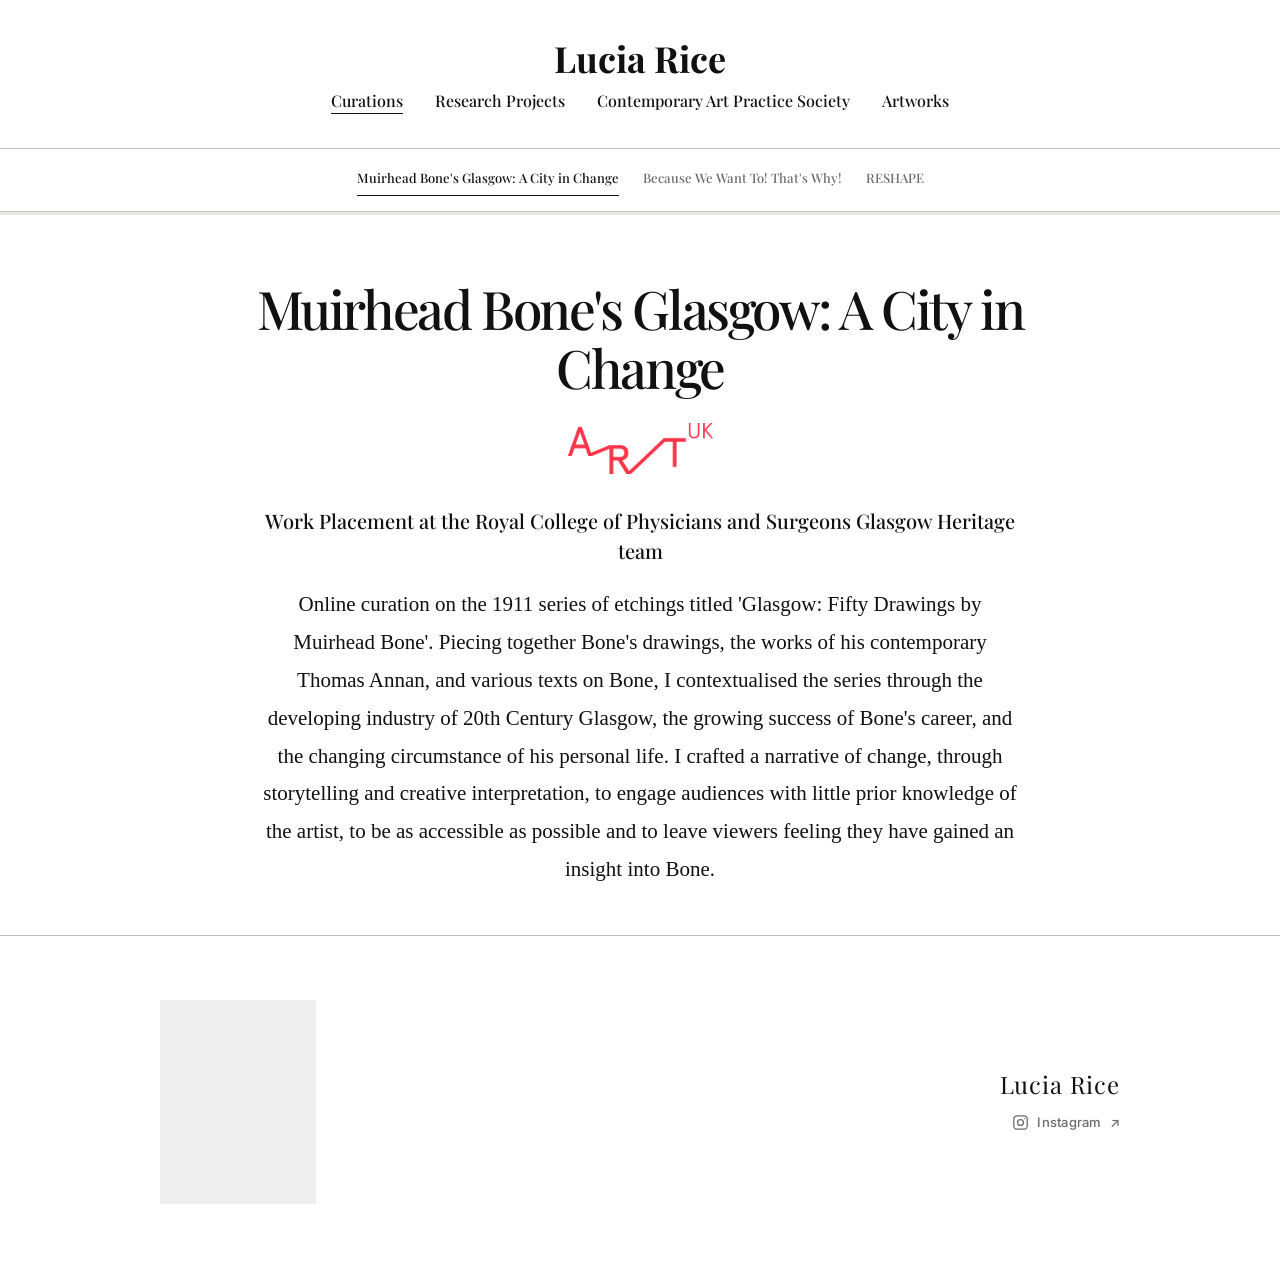
<file: index.html>
<!doctype html>
<html lang="en">
<head>
  <meta charset="utf-8">
  <meta name="viewport" content="width=device-width, initial-scale=1">
  <title>Curations — My Portfolio</title>
  <meta property="og:site_name" content="My Portfolio">
  <meta property="og:title" content="Curations — My Portfolio">
  <link rel="preconnect" href="https://fonts.googleapis.com">
  <link rel="preconnect" href="https://fonts.gstatic.com" crossorigin>
  <link href="https://fonts.googleapis.com/css2?family=Inter:wght@400&family=Playfair+Display:wght@500;700&display=swap" rel="stylesheet">
  <link rel="stylesheet" href="css/styles.css">
  <link rel="stylesheet" href="css/curation.css">
  <script>document.documentElement.classList.add('js');</script>
  <script src="js/main.js" defer></script>
</head>
<body>
  <header class="site-header">
    <a class="site-logo" href="index.html">Lucia Rice</a>

    <div class="header-portraits" aria-label="Photobooth portraits of Lucia Rice" role="img"><img src="images/portraits/IMG_9028.jpg" alt="" decoding="async"><img src="images/portraits/IMG_9029.jpg" alt="" decoding="async"><img src="images/portraits/IMG_9030.jpg" alt="" decoding="async"><img src="images/portraits/IMG_9031.jpg" alt="" decoding="async"></div>
    <button class="nav-toggle" aria-expanded="false" aria-controls="site-nav" aria-label="Toggle menu"><span></span><span></span><span></span></button>
    <nav id="site-nav" class="site-nav" aria-label="Main">
      <a href="index.html" aria-current="page">Curations</a>
      <a href="research-projects.html">Research Projects</a>
      <a href="contemporary-art-practice-society.html">Contemporary Art Practice Society</a>
      <a href="artworks.html">Artworks</a>
    </nav>
  </header>

  <main>
    <nav class="curation-switcher" aria-label="Choose curation">
      <button class="curation-switcher__button is-active" type="button" data-curation-target="muirhead-bone" aria-current="true">Muirhead Bone's Glasgow: A City in Change</button>
      <button class="curation-switcher__button" type="button" data-curation-target="because-we-want-to">Because We Want To! That's Why!</button>
      <button class="curation-switcher__button" type="button" data-curation-target="reshape">RESHAPE</button>
    </nav>
    <div class="bone-progress" aria-hidden="true"><span class="bone-progress__line"></span><span class="bone-progress__fill"></span></div>
    <div class="curation-deck" id="curation-deck" aria-label="Curations">
    <section class="section curation-panel curation-panel--bone" id="muirhead-bone" aria-label="Muirhead Bone curation">
      <div class="col">
        <h1 class="h1 max-800 fade-in">Muirhead Bone's Glasgow: A City in Change</h1>
        <div class="artuk-mark fade-in"><a href="https://artuk.org/discover/curations/muirhead-bones-glasgow-a-city-in-change" target="_blank" rel="noopener noreferrer" aria-label="View the published curation on Art UK"><img src="images/brand/ArtUK_Standard_logo_RED.webp" alt="Art UK" width="704" height="248"></a></div>
        <h3 class="h3 max-800 fade-in">Work Placement at the Royal College of Physicians and Surgeons Glasgow Heritage team</h3>
        <p class="long-text max-800 text-center font-garamond fade-in">Online curation on the 1911 series of etchings titled 'Glasgow: Fifty Drawings by Muirhead Bone'. Piecing together Bone's drawings, the works of his contemporary Thomas Annan, and various texts on Bone, I contextualised the series through the developing industry of 20th Century Glasgow, the growing success of Bone's career, and the changing circumstance of his personal life. I crafted a narrative of change, through storytelling and creative interpretation, to engage audiences with little prior knowledge of the artist, to be as accessible as possible and to leave viewers feeling they have gained an insight into Bone.</p>
        <article class="curation" data-lightbox aria-label="Muirhead Bone's Glasgow: A City in Change, curation text and artworks">
          <p class="curation__source">Published as an online curation on <a href="https://artuk.org/discover/curations/muirhead-bones-glasgow-a-city-in-change">Art UK</a></p>
          <p class="curation__text">Muirhead Bone (b.1876 - d.1953) was a Scottish artist born in Partick, Glasgow. He initially became known for his etchings of industrial scenes and cityscapes, but gained popularity through his depictions of war, becoming appointed Britain’s first official war artist in 1916. In 1911 he produced a set of etchings titled 'Glasgow: Fifty Drawings by Muirhead Bone', revealing a city in change, on the cusp development. Bone worked to showcase snippets of Glasgow's hustle and bustle, with quick sketches to capture a fleeting moment, and detailed drawings to dwell on intricate scenes. Bone’s own personal and professional life was also on the precipice of change. An Artist and his city developing and transforming alongside each other.</p>
          <p class="curation__text curation__text--meta">Artists featured in this Curation: Muirhead Bone (1876–1953)</p>

          <p class="curation__text">The late 19th and early 20th centuries were exciting times for Glasgow as it saw rapid growth of industries such as coal, iron and steel, railways, and importantly, shipbuilding. Glasgow’s position, as a port city, enabled it to experience huge success with its shipbuilding industry. Muirhead Bone depicted the labourers hard at work, demonstrating that it was the people of Glasgow who made it possible.</p>

          <h3 class="curation__heading">City Centre, Glasgow</h3>

          <p class="curation__text">Muirhead Bone grew up in Glasgow and initially apprenticed as a painter of porcelain and later on as an architect's draughtsman for four years before moving on to art. Bone’s experience as a draughtsman for an architect is reflected in his work which focuses on cityscapes and built up areas. His etchings often display extreme precision and high levels of detail. Following his apprenticeship, Bone studied art at the Glasgow School of Art initially through night classes. It was there where he met his friend Francis Dodd, whose sister, Getrude Helena Dodd, Bone would go on to marry.</p>

          <figure class="artwork">
            <img src="images/curation/01-building-school-of-art.jpg" alt="Building the School of Art, Renfrew Street" loading="lazy">
            <figcaption>
              <h4 class="artwork__title">Building the School of Art, Renfrew Street</h4>
              <p class="artwork__meta"><span><span class="artwork__name">Building the School of Art, Renfrew Street</span> 1911</span>
              <span>Muirhead Bone (1876–1953)</span>
              <span>Photogravure on paper</span>
              <span>H 39 x W 29 cm</span>
              <span>Royal College of Physicians and Surgeons of Glasgow</span></p>
            </figcaption>
          </figure>

          <figure class="artwork">
            <img src="images/curation/02-gordon-street.jpg" alt="Gordon Street, Looking East" loading="lazy">
            <figcaption>
              <h4 class="artwork__title">Gordon Street, Looking East</h4>
              <p class="artwork__meta"><span><span class="artwork__name">Gordon Street, Looking East</span> 1911</span>
              <span>Muirhead Bone (1876–1953)</span>
              <span>Photogravure on paper</span>
              <span>H 39 x W 29 cm</span>
              <span>Royal College of Physicians and Surgeons of Glasgow</span></p>
            </figcaption>
          </figure>

          <figure class="artwork">
            <img src="images/curation/03-queen-street-station.jpg" alt="Queen Street Station and Towers of Municipal Buildings" loading="lazy">
            <figcaption>
              <h4 class="artwork__title">Queen Street Station and Towers of Municipal Buildings</h4>
              <p class="artwork__meta"><span><span class="artwork__name">Queen Street Station and Towers of Municipal Buildings</span> 1911</span>
              <span>Muirhead Bone (1876–1953)</span>
              <span>Photogravure on paper</span>
              <span>H 29 x W 39 cm</span>
              <span>Royal College of Physicians and Surgeons of Glasgow</span></p>
            </figcaption>
          </figure>

          <figure class="artwork artwork--last">
            <img src="images/curation/04-st-vincent-street.jpg" alt="St Vincent Street, Looking West" loading="lazy">
            <figcaption>
              <h4 class="artwork__title">St Vincent Street, Looking West</h4>
              <p class="artwork__meta"><span><span class="artwork__name">St Vincent Street, Looking West</span> 1911</span>
              <span>Muirhead Bone (1876–1953)</span>
              <span>Photogravure on paper</span>
              <span>H 39 x W 29 cm</span>
              <span>Royal College of Physicians and Surgeons of Glasgow</span></p>
            </figcaption>
          </figure>

          <h3 class="curation__heading">West End, Glasgow</h3>

          <p class="curation__text">Bone was continually drawn to development of city scenes, initially making a name for himself with drawings and etchings of the demolition and construction of Edwardian London. He received praise for his intense detail and anatomical portrayal of buildings. Bone began working out of Glasgow and found some success; however, he felt financially it was limiting as no dealer was willing to pay him the money he felt he deserved. To remedy this issue, Bone then moved to London in 1901 where his career skyrocketed. In London he became a founding member of the artist group: 'The Society of XII'. Bone had the most commercial success of the society members, with The Times reporting that Bone’s etchings "had created quite a cult".</p>

          <figure class="artwork">
            <img src="images/curation/05-byres-road.jpg" alt="Byres Road and Hillhead Parish Church" loading="lazy">
            <figcaption>
              <h4 class="artwork__title">Byres Road and Hillhead Parish Church</h4>
              <p class="artwork__meta"><span><span class="artwork__name">Byres Road and Hillhead Parish Church</span> 1911</span>
              <span>Muirhead Bone (1876–1953)</span>
              <span>Photogravure on paper</span>
              <span>H 29 x W 39 cm</span>
              <span>Royal College of Physicians and Surgeons of Glasgow</span></p>
            </figcaption>
          </figure>

          <figure class="artwork artwork--last">
            <img src="images/curation/06-great-western-road.jpg" alt="Great Western Road, Hillhead, Looking East" loading="lazy">
            <figcaption>
              <h4 class="artwork__title">Great Western Road, Hillhead, Looking East</h4>
              <p class="artwork__meta"><span><span class="artwork__name">Great Western Road, Hillhead, Looking East</span> 1911</span>
              <span>Muirhead Bone (1876–1953)</span>
              <span>Photogravure on paper</span>
              <span>H 39 x W 29 cm</span>
              <span>Royal College of Physicians and Surgeons of Glasgow</span></p>
            </figcaption>
          </figure>

          <h3 class="curation__heading">University of Glasgow, Glasgow</h3>

          <p class="curation__text">The name ‘Society of XII’ was in reference to the ‘Society of Three’ founded 50 years earlier in France, one of whose members was James McNeill Whistler, an artist identified as an inspiration to Bone and the Society as a whole. Bone described Whistler as “one of us” and counted an early set of his Thames engravings, alongside the Paris engravings by Charles Merion as having significant influence on his own work. Bone also identified Edgar Degas as an inspiration for his draughtsmanship and Pierre Puvis de Chavannes for his compositional order and restraint. Visual similarities can also be drawn with the atmospheric cityscapes of Adolf Valette and the industrial scenes of Manchester by LS Lowry.</p>

          <figure class="artwork">
            <img src="images/curation/07-university-by-night.jpg" alt="The University by Night, from Hillhead" loading="lazy">
            <figcaption>
              <h4 class="artwork__title">The University by Night, from Hillhead</h4>
              <p class="artwork__meta"><span><span class="artwork__name">The University by Night, from Hillhead</span> 1911</span>
              <span>Muirhead Bone (1876–1953)</span>
              <span>Photogravure on paper</span>
              <span>H 29 x W 39 cm</span>
              <span>Royal College of Physicians and Surgeons of Glasgow</span></p>
            </figcaption>
          </figure>

          <figure class="artwork artwork--last">
            <img src="images/curation/08-kelvin-bridge.jpg" alt="Kelvin Bridge, Great Western Road and the University from the North-East" loading="lazy">
            <figcaption>
              <h4 class="artwork__title">Kelvin Bridge, Great Western Road and the University from the North-East</h4>
              <p class="artwork__meta"><span><span class="artwork__name">Kelvin Bridge, Great Western Road and the University from the North-East</span> 1911</span>
              <span>Muirhead Bone (1876–1953)</span>
              <span>Photogravure on paper</span>
              <span>H 29 x W 39 cm</span>
              <span>Royal College of Physicians and Surgeons of Glasgow</span></p>
            </figcaption>
          </figure>

          <h3 class="curation__heading">‘The Old Closes and Streets of Glasgow’, Thomas Annan</h3>

          <p class="curation__text">Bone’s etchings of Glasgow reflect the city at a transitional time. Glasgow photographer Thomas Annan, commissioned by the City of Glasgow Improvement Trust to document the closes and wynds of Glasgow which were set to be demolished, produced a photoset titled ‘The Old Closes and Streets of Glasgow’, showing the raw and brutal reality of city life. Muirhead Bone personally knew Annan and was friends with his son James Craig Annan. Annan commissioned Bone to create a set of etchings for him in 1901. As Bone’s etchings of Glasgow visually resemble the photography of Annan, it could be assumed that Bone took a level of inspiration from these works. Annan’s photography company, T. &amp; R. Annan and Sons went on to promote Bone's work.</p>

          <p class="curation__text">Though it is unknown how and when the Bone etchings came into the Royal College of Physicians and Surgeons’ possession, the Annan photographs were given to the College by Lord Provost John Ure at City Chambers in 1881.</p>

          <figure class="artwork">
            <img src="images/curation/09-old-lodging-trongate.jpg" alt="Old Lodging off Trongate" loading="lazy">
            <figcaption>
              <h4 class="artwork__title">Old Lodging off Trongate</h4>
              <p class="artwork__meta"><span><span class="artwork__name">Old Lodging off Trongate</span> 1911</span>
              <span>Muirhead Bone (1876–1953)</span>
              <span>Photogravure on paper</span>
              <span>H 39 x W 29 cm</span>
              <span>Royal College of Physicians and Surgeons of Glasgow</span></p>
            </figcaption>
          </figure>

          <figure class="artwork artwork--last">
            <img src="images/curation/10-annan-close-75-high-street.jpg" alt="Close, No.75, High Street" loading="lazy">
            <figcaption>
              <h4 class="artwork__title">Close, No.75, High Street</h4>
              <p class="artwork__meta"><span>Thomas Annan (b.1827 - d.1887), The Old Closes and Streets of Glasgow: Image 12, (1868), Photography</span></p>
            </figcaption>
          </figure>

          <h3 class="curation__heading">The River Clyde, Glasgow</h3>

          <p class="curation__text">Bone was often drawn to dark, dimly lit and nighttime scenes and experimented with restricted focal planes. He implemented blurring of backgrounds and foregrounds to achieve this and became known to some as “A master of the lead pencil”. Bone himself described art as being “nature dignified and refined” and that style is the “omission of detail”. Many of these techniques and specialisms can be seen through these 50 drawings: the night-time scenes of Glasgow Cross, Relaying Tramway Lines at Night, and The University by Night, from Hillhead, the blurred misty atmosphere in Suspension Bridge, Clyde Place and Kelvinhaugh Ferry, and the light hand and omission of detail in The Barrow Market on Saturday, Albert Bridge.</p>

          <figure class="artwork">
            <img src="images/curation/11-suspension-bridge.jpg" alt="Suspension Bridge, Clyde Place" loading="lazy">
            <figcaption>
              <h4 class="artwork__title">Suspension Bridge, Clyde Place</h4>
              <p class="artwork__meta"><span><span class="artwork__name">Suspension Bridge, Clyde Place</span> 1911</span>
              <span>Muirhead Bone (1876–1953)</span>
              <span>Photogravure on paper</span>
              <span>H 39 x W 29 cm</span>
              <span>Royal College of Physicians and Surgeons of Glasgow</span></p>
            </figcaption>
          </figure>

          <figure class="artwork">
            <img src="images/curation/12-kelvinhaugh-ferry.jpg" alt="Kelvinhaugh Ferry" loading="lazy">
            <figcaption>
              <h4 class="artwork__title">Kelvinhaugh Ferry</h4>
              <p class="artwork__meta"><span><span class="artwork__name">Kelvinhaugh Ferry</span> 1911</span>
              <span>Muirhead Bone (1876–1953)</span>
              <span>Photogravure on paper</span>
              <span>H 29 x W 39 cm</span>
              <span>Royal College of Physicians and Surgeons of Glasgow</span></p>
            </figcaption>
          </figure>

          <figure class="artwork artwork--last">
            <img src="images/curation/13-shipyards-on-the-clyde.jpg" alt="Shipyards on the Clyde" loading="lazy">
            <figcaption>
              <h4 class="artwork__title">Shipyards on the Clyde</h4>
              <p class="artwork__meta"><span><span class="artwork__name">Shipyards on the Clyde</span> 1911</span>
              <span>Muirhead Bone (1876–1953)</span>
              <span>Photogravure on paper</span>
              <span>H 29 x W 39 cm</span>
              <span>Royal College of Physicians and Surgeons of Glasgow</span></p>
            </figcaption>
          </figure>

          <h3 class="curation__heading">People Make Glasgow</h3>

          <p class="curation__text">In 1911 Bone suffered the loss of his father. Having moved to Italy a few years prior in 1909 with his family, he returned home to Glasgow to complete the 50 drawings exhibited in this curation. Perhaps Bone’s return home was prompted by his father’s passing, as he remained in Britain afterwards. Just a few years later, in 1915, the 'Society of XII' ended, and in 1916 Bone became Britain's first ever officially recognised war artist. He received a knighthood in 1937.</p>

          <p class="curation__text">1911 was an important year for Bone as it marked a year of personal loss, changes in circumstance and preceded huge career shifts and successes. Bone’s life was changing and growing just as Glasgow was.</p>

          <figure class="artwork">
            <img src="images/curation/14-glasgow-cross.jpg" alt="Glasgow Cross, Relaying Tramway Lines at Night" loading="lazy">
            <figcaption>
              <h4 class="artwork__title">Glasgow Cross, Relaying Tramway Lines at Night</h4>
              <p class="artwork__meta"><span><span class="artwork__name">Glasgow Cross, Relaying Tramway Lines at Night</span> 1911</span>
              <span>Muirhead Bone (1876–1953)</span>
              <span>Photogravure on paper</span>
              <span>H 29 x W 39 cm</span>
              <span>Royal College of Physicians and Surgeons of Glasgow</span></p>
            </figcaption>
          </figure>

          <figure class="artwork">
            <img src="images/curation/15-barrow-market.jpg" alt="The Barrow Market on Saturday, Albert Bridge" loading="lazy">
            <figcaption>
              <h4 class="artwork__title">The Barrow Market on Saturday, Albert Bridge</h4>
              <p class="artwork__meta"><span><span class="artwork__name">The Barrow Market on Saturday, Albert Bridge</span> 1911</span>
              <span>Muirhead Bone (1876–1953)</span>
              <span>Photogravure on paper</span>
              <span>H 29 x W 39 cm</span>
              <span>Royal College of Physicians and Surgeons of Glasgow</span></p>
            </figcaption>
          </figure>

          <figure class="artwork">
            <img src="images/curation/16-stockwell-bridge.jpg" alt="Stockwell Bridge and the Gorbals" loading="lazy">
            <figcaption>
              <h4 class="artwork__title">Stockwell Bridge and the Gorbals</h4>
              <p class="artwork__meta"><span><span class="artwork__name">Stockwell Bridge and the Gorbals</span> 1911</span>
              <span>Muirhead Bone (1876–1953)</span>
              <span>Photogravure on paper</span>
              <span>H 29 x W 39 cm</span>
              <span>Royal College of Physicians and Surgeons of Glasgow</span></p>
            </figcaption>
          </figure>

          <figure class="artwork artwork--last">
            <img src="images/curation/17-smiths-shop-fairfield.jpg" alt="The Smith's Shop, Fairfield Shipyard" loading="lazy">
            <figcaption>
              <h4 class="artwork__title">The Smith's Shop, Fairfield Shipyard</h4>
              <p class="artwork__meta"><span><span class="artwork__name">The Smith's Shop, Fairfield Shipyard</span> 1911</span>
              <span>Muirhead Bone (1876–1953)</span>
              <span>Photogravure on paper</span>
              <span>H 29 x W 39 cm</span>
              <span>Royal College of Physicians and Surgeons of Glasgow</span></p>
            </figcaption>
          </figure>

          <p class="curation__text">Muirhead Bone had great respect for his subjects and has been described as “[viewing his subjects as] near and tolerant - almost affectionate and intimate". With this in mind it is easy to see the love and adoration he felt for Glasgow, his home city, documenting its growth and development alongside his own.</p>

          <section class="curation__sources" aria-label="Sources">
            <h3 class="curation__heading">Sources</h3>
          <p>Bone, Sylvester. "Muirhead Bone and the Society of XII." The British Art Journal 4, no. 2 (2003): 66–73. <a href="http://www.jstor.org/stable/41614462.">http://www.jstor.org/stable/41614462.</a></p>
          <p>Chilvers, Ian. The Oxford Dictionary of Art &amp; Artists. Oxford University Press, 2009</p>
          <p>Malvern, Sue. "War Tourism: 'Englishness', Art, and the First World War." Oxford Art Journal 24, no. 1 (2001): 45-66. <a href="https://www.jstor.org/stable/3600378.">https://www.jstor.org/stable/3600378.</a></p>
          <p>Gossman, Lionel. “The Built Environment.” In Thomas Annan of Glasgow: Pioneer of the Documentary Photograph, 1st ed., 67–88. Open Book Publishers, 2015. <a href="http://www.jstor.org/stable/j.ctt15m7nfn.8.">http://www.jstor.org/stable/j.ctt15m7nfn.8.</a></p>
          </section>
        </article>
      </div>
    </section>
    <section class="section curation-panel" id="because-we-want-to" aria-label="Because We Want To! That's Why!">
      <div class="col">
        <h2 class="h2 max-800 fade-in">Because We Want To! That's Why!</h2>
        <h3 class="h3 max-800 fade-in">Generator Projects, Dundee</h3>
        <p class="long-text max-800 text-center font-georgia fade-in">Exhibition sought to explore the artist's experience, encouraging participants to reflect on the trials, the joys, and the social responsibilities that come with the process of making and curating.</p>
        <div class="gallery stagger-fade-up" data-lightbox>
          <figure style="--ar: 1.2552"><img src="images/portfolio/generator-1.webp" alt="" width="846" height="674" loading="lazy"></figure>
          <figure style="--ar: 1.0"><img src="images/portfolio/generator-2.webp" alt="" width="836" height="836" loading="lazy"></figure>
          <figure style="--ar: 1.5432"><img src="images/portfolio/generator-3.webp" alt="" width="858" height="556" loading="lazy"></figure>
        </div>
        <figure class="single-image single-image--poster fade-in" data-lightbox><img src="images/portfolio/generator-poster.webp" alt="" width="555" height="785" loading="lazy"></figure>
      </div>
    </section>
    <section class="section curation-panel" id="reshape" aria-label="RESHAPE">
      <div class="col">
        <h2 class="h2 max-800 fade-in">RESHAPE</h2>
        <h3 class="h3 max-800 fade-in">Scrapantics, Wellgate Centre, Dundee</h3>
        <p class="long-text max-800 text-center font-garamond fade-in">Exhibition aimed to highlight the possibilities of upcycling, focusing on unusual mediums and household materials. The exhibition included a broad range of work, connected through the material theme, exploring the possibilities of upcycling within art, considering sustainability, and highlighting ways which artists are trying to make their practice less wasteful.</p>
        <figure class="single-image single-image--poster fade-in" data-lightbox><img src="images/portfolio/reshape-1.webp" alt="" width="597" height="751" loading="lazy"></figure>
      </div>
    </section>
    </div>
  </main>

  <footer class="site-footer site-footer--editorial">
    <div class="footer-content">
      <div class="portrait-sequence" role="img" aria-label="Four black-and-white photobooth portraits of Lucia Rice">
        <img src="images/portraits/IMG_9028.jpg" alt="" decoding="async" loading="lazy">
        <img src="images/portraits/IMG_9029.jpg" alt="" decoding="async" loading="lazy">
        <img src="images/portraits/IMG_9030.jpg" alt="" decoding="async" loading="lazy">
        <img src="images/portraits/IMG_9031.jpg" alt="" decoding="async" loading="lazy">
      </div>
      <div class="footer-details">
        <p class="short-text">Lucia Rice</p>
        <a class="footer-instagram" href="https://www.instagram.com/chiaaart_/" target="_blank" rel="noopener noreferrer" aria-label="Lucia Rice art Instagram, @chiaaart_"><svg class="instagram-icon" viewBox="0 0 24 24" width="17" height="17" fill="none" stroke="currentColor" stroke-width="1.8" stroke-linecap="round" stroke-linejoin="round" aria-hidden="true"><rect x="2.5" y="2.5" width="19" height="19" rx="5"/><circle cx="12" cy="12" r="4.2"/><circle cx="17.7" cy="6.5" r="1" fill="currentColor" stroke="none"/></svg><span>Instagram</span> <span aria-hidden="true">↗</span></a>
      </div>
    </div>
  </footer>
</body>
</html>
</file>
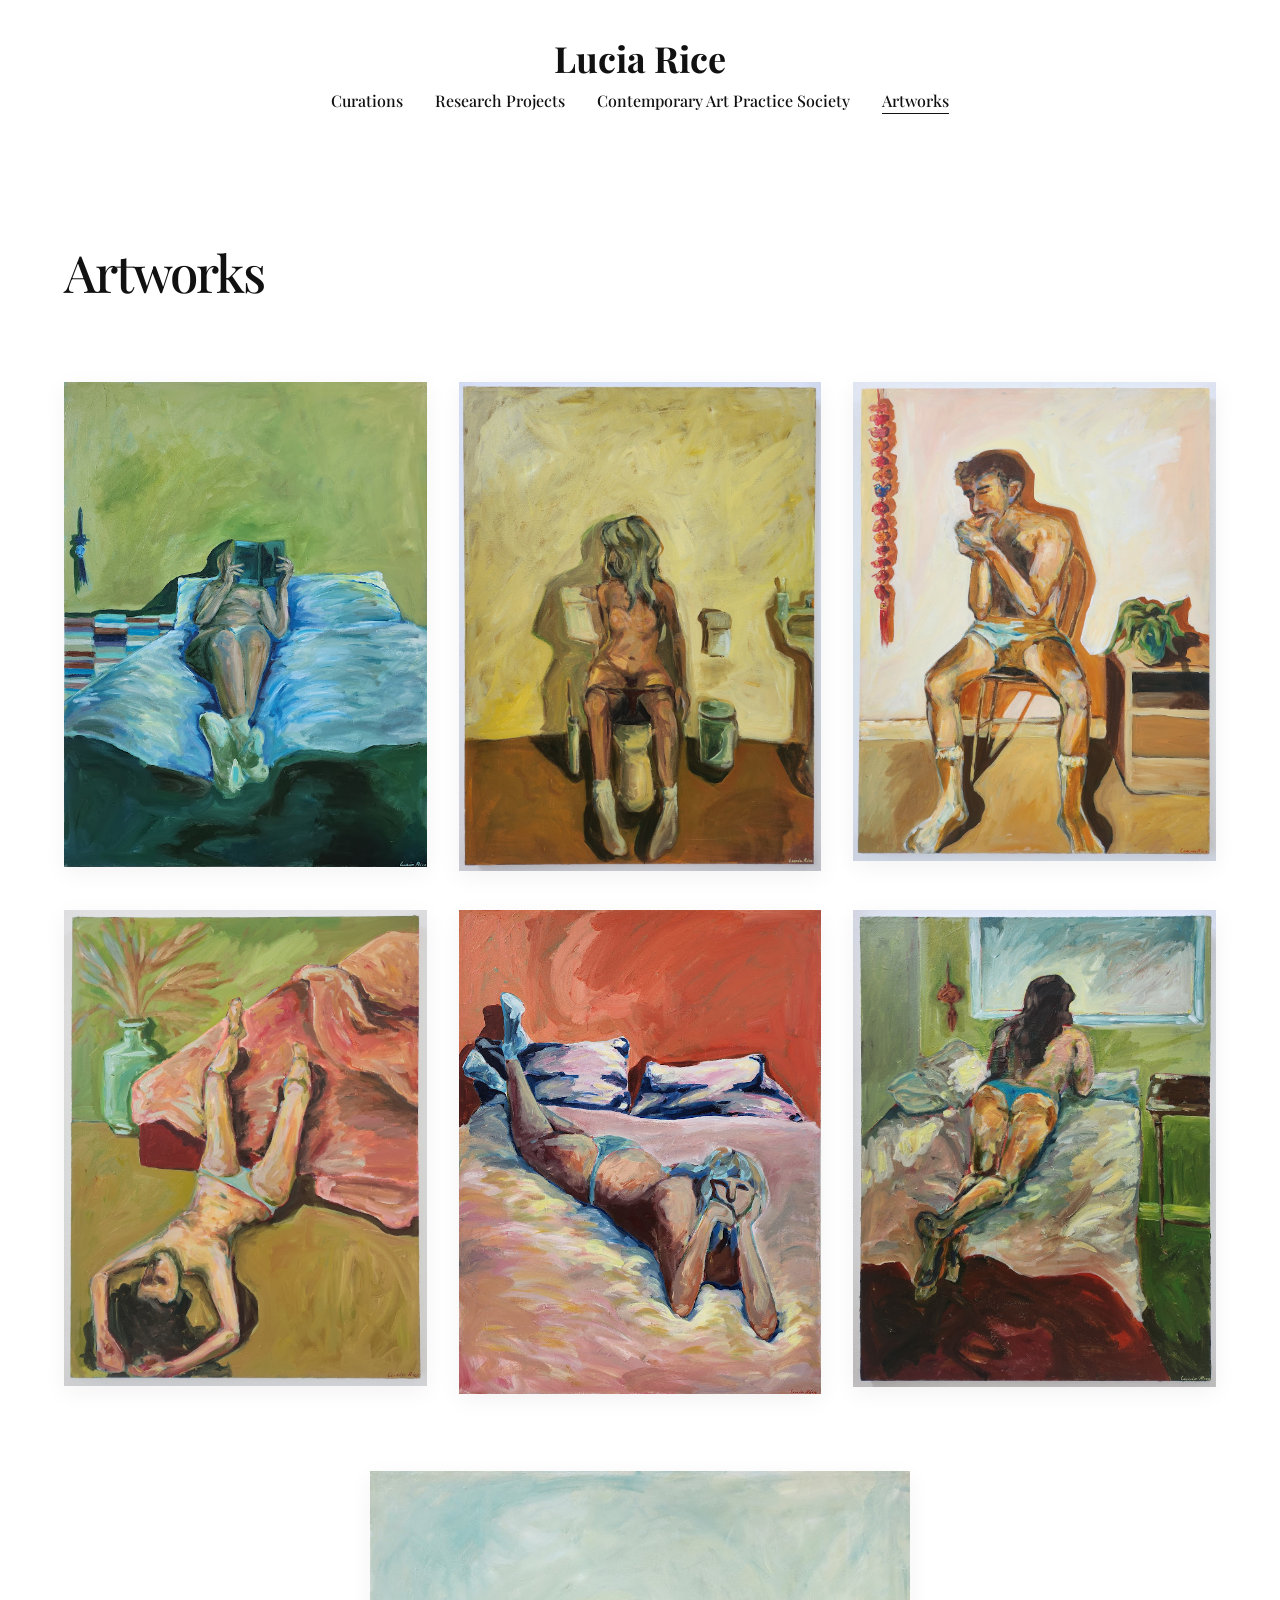
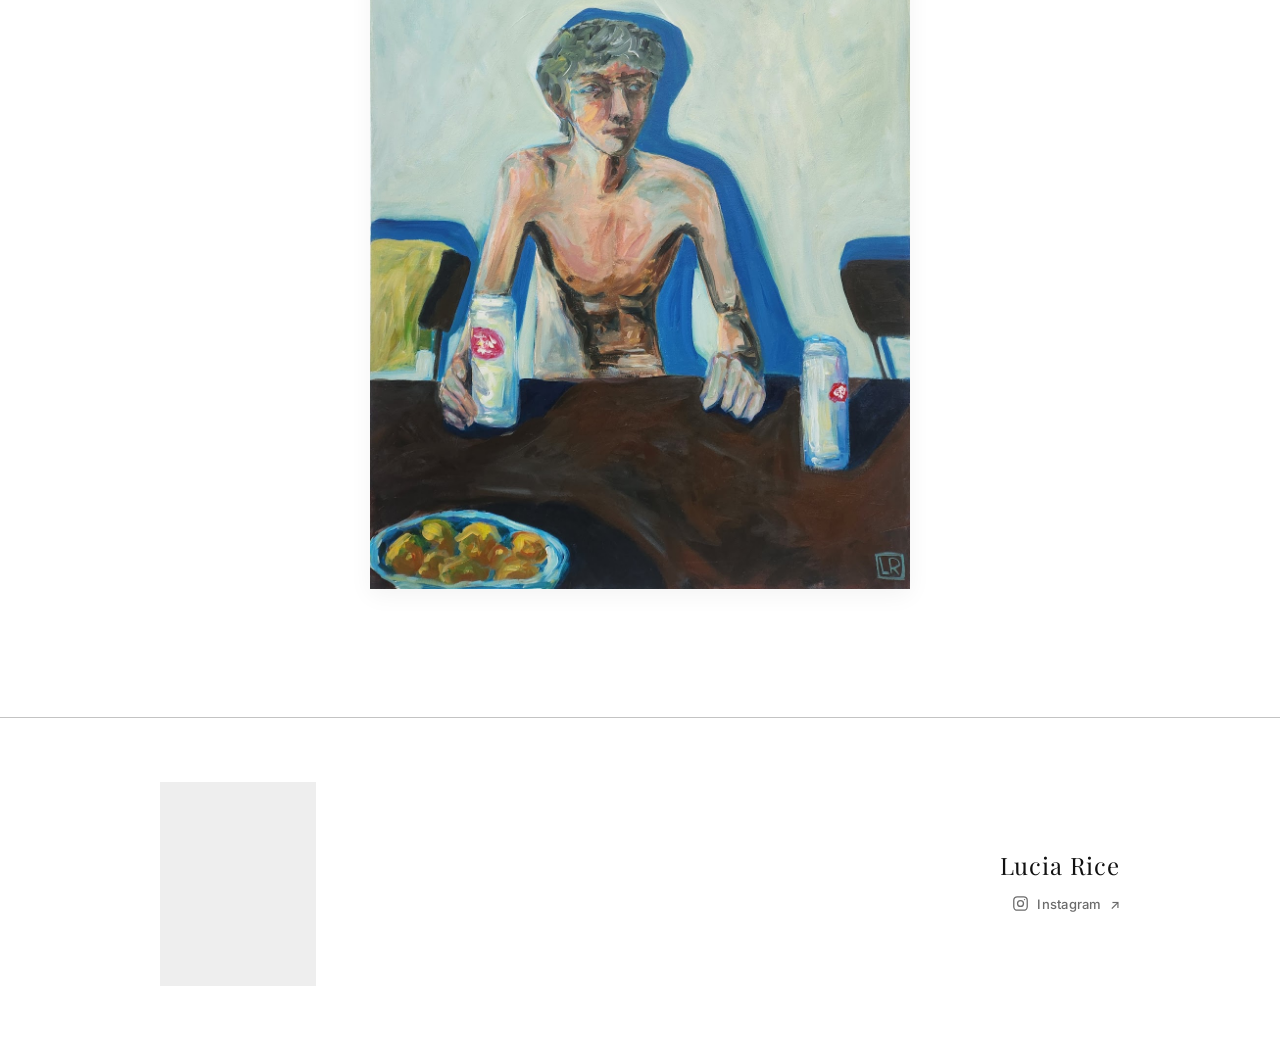
<file: artworks.html>
<!doctype html>
<html lang="en">
<head>
  <meta charset="utf-8">
  <meta name="viewport" content="width=device-width, initial-scale=1">
  <title>Artworks — Lucia Rice</title>
  <meta property="og:site_name" content="Lucia Rice Portfolio">
  <meta property="og:title" content="Artworks — Lucia Rice">
  <link rel="preconnect" href="https://fonts.googleapis.com">
  <link rel="preconnect" href="https://fonts.gstatic.com" crossorigin>
  <link href="https://fonts.googleapis.com/css2?family=Inter:wght@400&family=Playfair+Display:wght@500;700&display=swap" rel="stylesheet">
  <link rel="stylesheet" href="css/styles.css">
  <script>document.documentElement.classList.add('js');</script>
  <script src="js/main.js" defer></script>
</head>
<body>
  <header class="site-header">
    <a class="site-logo" href="index.html">Lucia Rice</a>

    <div class="header-portraits" aria-label="Photobooth portraits of Lucia Rice" role="img"><img src="images/portraits/IMG_9028.jpg" alt="" decoding="async"><img src="images/portraits/IMG_9029.jpg" alt="" decoding="async"><img src="images/portraits/IMG_9030.jpg" alt="" decoding="async"><img src="images/portraits/IMG_9031.jpg" alt="" decoding="async"></div>
    <button class="nav-toggle" aria-expanded="false" aria-controls="site-nav" aria-label="Toggle menu"><span></span><span></span><span></span></button>
    <nav id="site-nav" class="site-nav" aria-label="Main">
      <a href="index.html">Curations</a>
      <a href="research-projects.html">Research Projects</a>
      <a href="contemporary-art-practice-society.html">Contemporary Art Practice Society</a>
      <a href="artworks.html" aria-current="page">Artworks</a>
    </nav>
  </header>
  <main class="artworks-main">
    <h1 class="h1 artworks-heading fade-in">Artworks</h1>
    <div class="paintings-grid" data-lightbox>
      <figure class="painting-card">
        <img src="images/artworks/20240430_160754~2.jpg" alt="Painting 1 by Lucia Rice" loading="lazy" decoding="async" tabindex="0" role="button" aria-label="View painting 1 full screen">
        <!-- Add this artwork's title inside the figcaption below. -->
        <figcaption class="painting-title"></figcaption>
      </figure>
      <figure class="painting-card">
        <img src="images/artworks/20240503_162314~3.jpg" alt="Painting 2 by Lucia Rice" loading="lazy" decoding="async" tabindex="0" role="button" aria-label="View painting 2 full screen">
        <!-- Add this artwork's title inside the figcaption below. -->
        <figcaption class="painting-title"></figcaption>
      </figure>
      <figure class="painting-card">
        <img src="images/artworks/20240503_162413~3.jpg" alt="Painting 3 by Lucia Rice" loading="lazy" decoding="async" tabindex="0" role="button" aria-label="View painting 3 full screen">
        <!-- Add this artwork's title inside the figcaption below. -->
        <figcaption class="painting-title"></figcaption>
      </figure>
      <figure class="painting-card">
        <img src="images/artworks/20240503_162419~3.jpg" alt="Painting 4 by Lucia Rice" loading="lazy" decoding="async" tabindex="0" role="button" aria-label="View painting 4 full screen">
        <!-- Add this artwork's title inside the figcaption below. -->
        <figcaption class="painting-title"></figcaption>
      </figure>
      <figure class="painting-card">
        <img src="images/artworks/20240430_160808~2.jpg" alt="Painting 5 by Lucia Rice" loading="lazy" decoding="async" tabindex="0" role="button" aria-label="View painting 5 full screen">
        <!-- Add this artwork's title inside the figcaption below. -->
        <figcaption class="painting-title"></figcaption>
      </figure>
      <figure class="painting-card">
        <img src="images/artworks/20240503_162308~2.jpg" alt="Painting 6 by Lucia Rice" loading="lazy" decoding="async" tabindex="0" role="button" aria-label="View painting 6 full screen">
        <!-- Add this artwork's title inside the figcaption below. -->
        <figcaption class="painting-title"></figcaption>
      </figure>
      <figure class="painting-card">
        <img src="images/artworks/20240411_174548~2.jpg" alt="Painting 7 by Lucia Rice" loading="lazy" decoding="async" tabindex="0" role="button" aria-label="View painting 7 full screen">
        <!-- Add this artwork's title inside the figcaption below. -->
        <figcaption class="painting-title"></figcaption>
      </figure>
    </div>
  </main>
  <footer class="site-footer site-footer--editorial">
    <div class="footer-content">
      <div class="portrait-sequence" role="img" aria-label="Four black-and-white photobooth portraits of Lucia Rice">
        <img src="images/portraits/IMG_9028.jpg" alt="" decoding="async" loading="lazy">
        <img src="images/portraits/IMG_9029.jpg" alt="" decoding="async" loading="lazy">
        <img src="images/portraits/IMG_9030.jpg" alt="" decoding="async" loading="lazy">
        <img src="images/portraits/IMG_9031.jpg" alt="" decoding="async" loading="lazy">
      </div>
      <div class="footer-details">
        <p class="short-text">Lucia Rice</p>
        <a class="footer-instagram" href="https://www.instagram.com/chiaaart_/" target="_blank" rel="noopener noreferrer" aria-label="Lucia Rice art Instagram, @chiaaart_"><svg class="instagram-icon" viewBox="0 0 24 24" width="17" height="17" fill="none" stroke="currentColor" stroke-width="1.8" stroke-linecap="round" stroke-linejoin="round" aria-hidden="true"><rect x="2.5" y="2.5" width="19" height="19" rx="5"/><circle cx="12" cy="12" r="4.2"/><circle cx="17.7" cy="6.5" r="1" fill="currentColor" stroke="none"/></svg><span>Instagram</span> <span aria-hidden="true">↗</span></a>
      </div>
    </div>
  </footer>
</body>
</html>
</file>
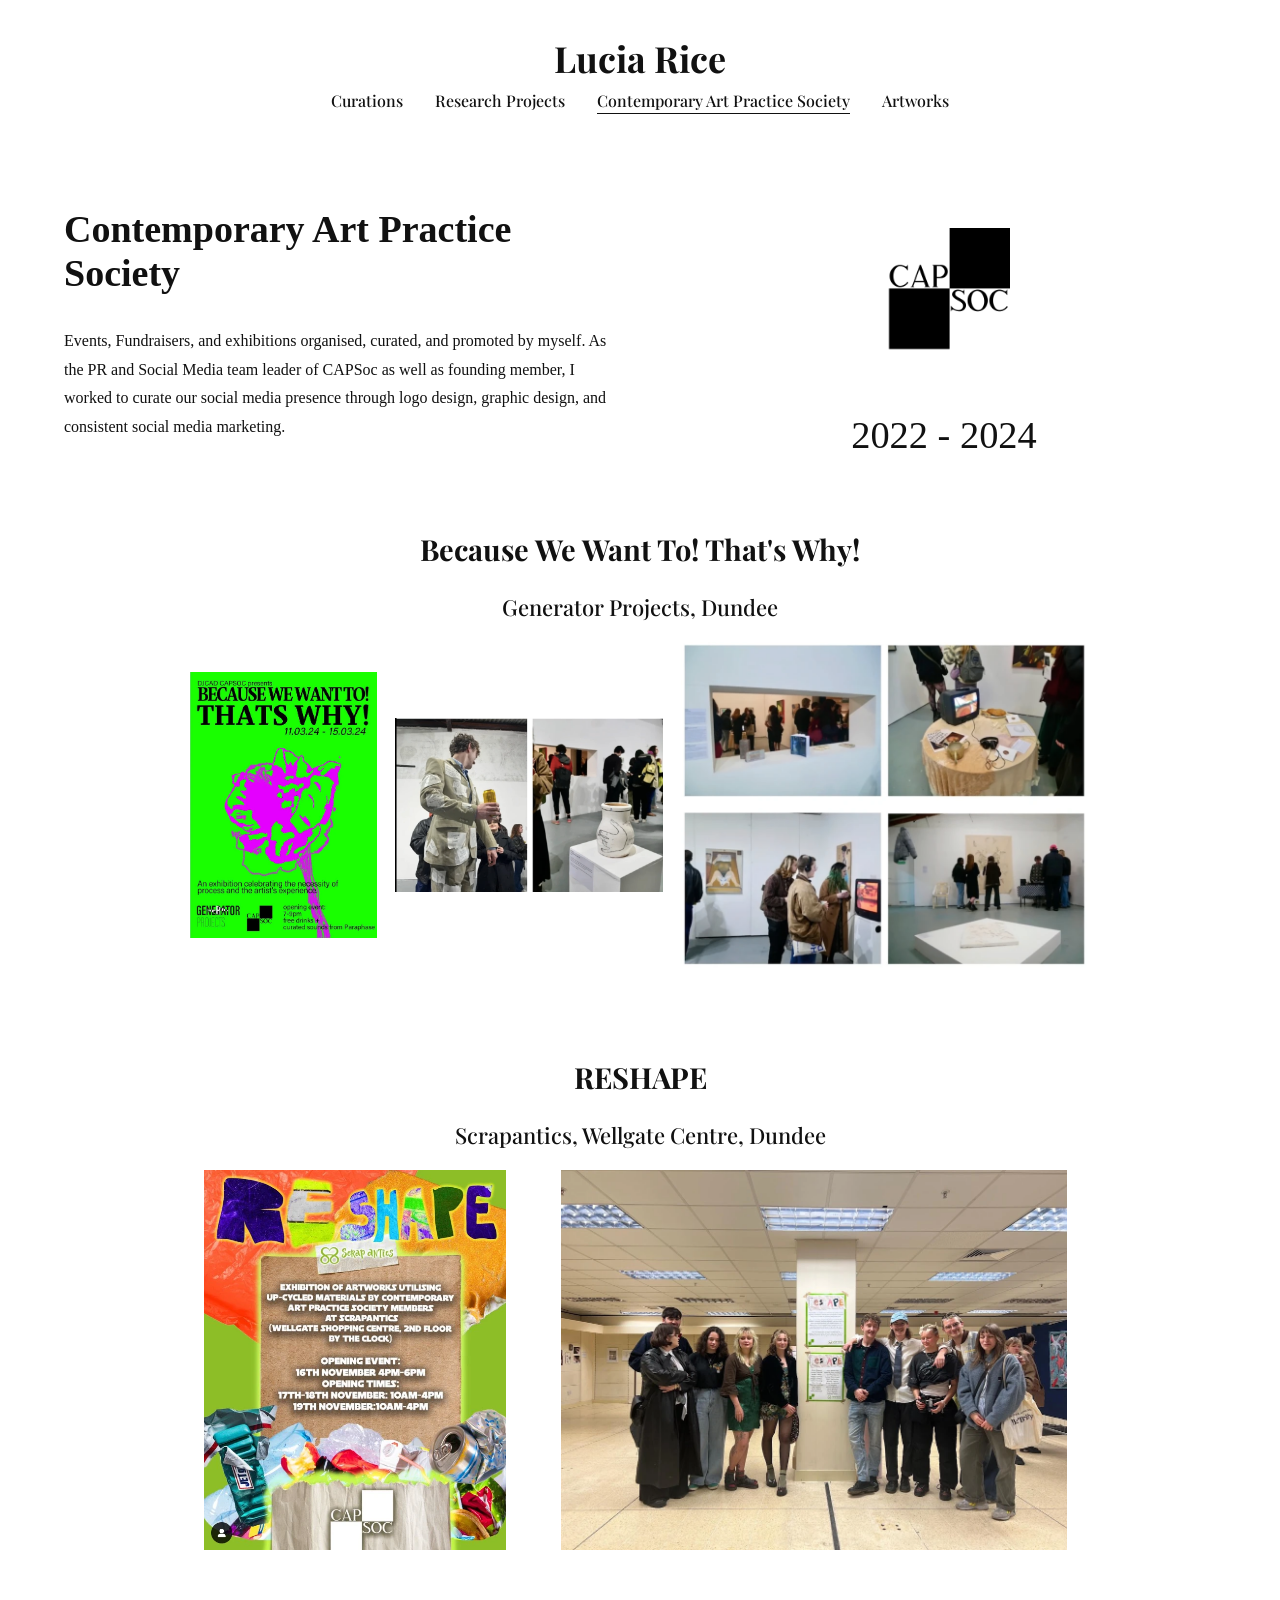
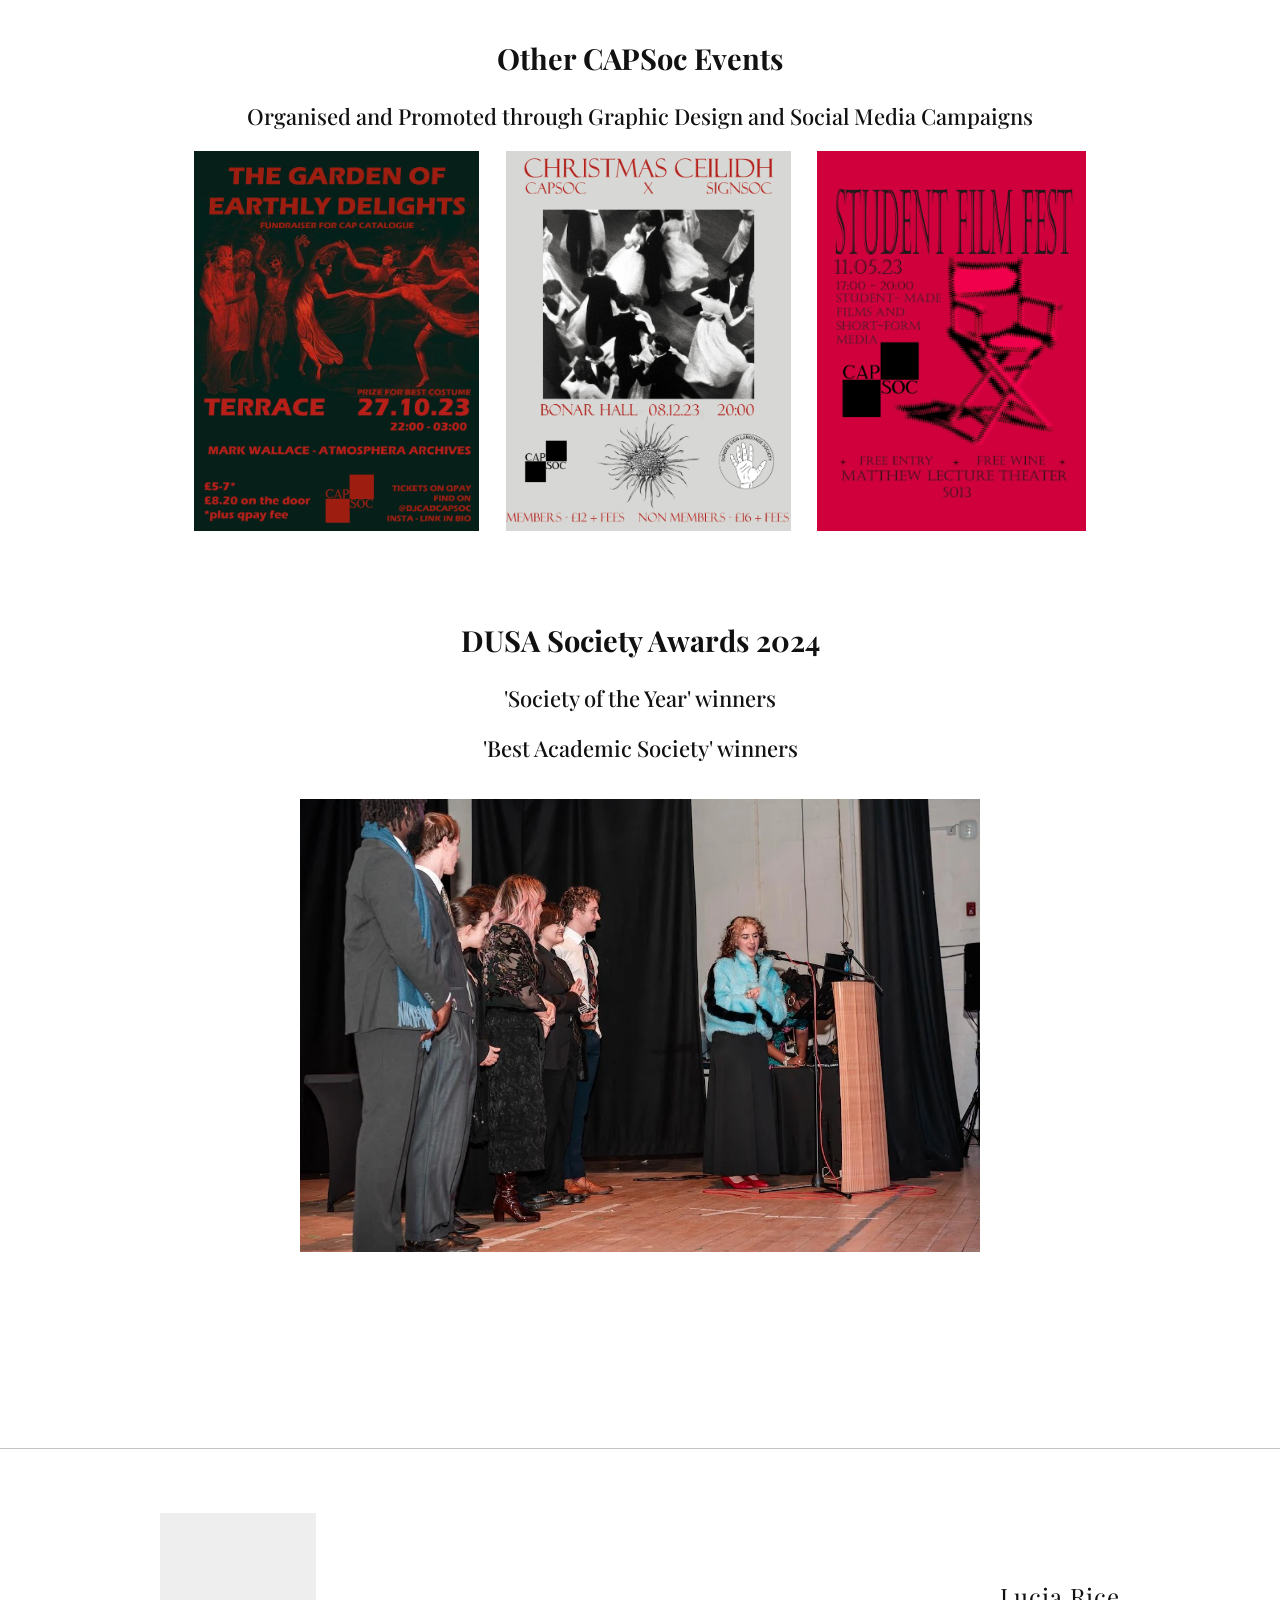
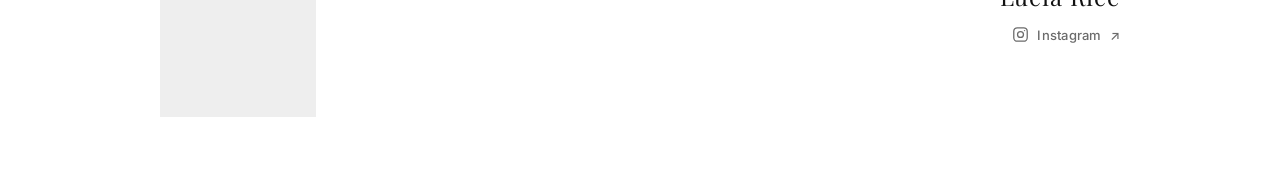
<file: contemporary-art-practice-society.html>
<!doctype html>
<html lang="en">
<head>
  <meta charset="utf-8">
  <meta name="viewport" content="width=device-width, initial-scale=1">
  <title>Contemporary Art Practice Society — My Portfolio</title>
  <meta property="og:site_name" content="My Portfolio">
  <meta property="og:title" content="Contemporary Art Practice Society — My Portfolio">
  <link rel="preconnect" href="https://fonts.googleapis.com">
  <link rel="preconnect" href="https://fonts.gstatic.com" crossorigin>
  <link href="https://fonts.googleapis.com/css2?family=Inter:wght@400&family=Playfair+Display:wght@500;700&display=swap" rel="stylesheet">
  <link rel="stylesheet" href="css/styles.css">
  <script>document.documentElement.classList.add('js');</script>
  <script src="js/main.js" defer></script>
</head>
<body>
  <header class="site-header">
    <a class="site-logo" href="index.html">Lucia Rice</a>

    <div class="header-portraits" aria-label="Photobooth portraits of Lucia Rice" role="img"><img src="images/portraits/IMG_9028.jpg" alt="" decoding="async"><img src="images/portraits/IMG_9029.jpg" alt="" decoding="async"><img src="images/portraits/IMG_9030.jpg" alt="" decoding="async"><img src="images/portraits/IMG_9031.jpg" alt="" decoding="async"></div>
    <button class="nav-toggle" aria-expanded="false" aria-controls="site-nav" aria-label="Toggle menu"><span></span><span></span><span></span></button>
    <nav id="site-nav" class="site-nav" aria-label="Main">
      <a href="index.html">Curations</a>
      <a href="research-projects.html">Research Projects</a>
      <a href="contemporary-art-practice-society.html" aria-current="page">Contemporary Art Practice Society</a>
      <a href="artworks.html">Artworks</a>
    </nav>
  </header>

  <main>
    <section class="section section--two-col align-end caps-intro">
      <div class="col">
        <h1 class="h1 max-800 text-left font-garamond self-start fade-in">Contemporary Art Practice Society</h1>
        <p class="long-text max-800 text-left font-garamond self-start fade-in">Events, Fundraisers, and exhibitions organised, curated, and promoted by myself. As the PR and Social Media team leader of CAPSoc as well as founding member, I worked to curate our social media presence through logo design, graphic design, and consistent social media marketing.</p>
      </div>
      <div class="col">
        <figure class="single-image single-image--logo self-end fade-in"><img src="images/portfolio/caps-logo.webp" alt="" width="1080" height="1080"></figure>
        <h2 class="dates self-end fade-in">2022 - 2024</h2>
      </div>
    </section>
    <section class="section">
      <div class="col">
        <h2 class="h2 max-800 fade-in">Because We Want To! That's Why!</h2>
        <h3 class="h3 max-800 fade-in">Generator Projects, Dundee</h3>
        <div class="gallery gallery--caps stagger-fade-up" data-lightbox>
          <figure style="--ar: 0.707"><img src="images/portfolio/generator-poster.webp" alt="" width="555" height="785" loading="lazy"></figure>
          <figure style="--ar: 1.0095"><img src="images/portfolio/generator-2.webp" alt="" width="846" height="838" loading="lazy"></figure>
          <figure style="--ar: 1.5432"><img src="images/portfolio/generator-3.webp" alt="" width="858" height="556" loading="lazy"></figure>
        </div>
        <h2 class="h2 max-800 fade-in">RESHAPE</h2>
        <h3 class="h3 max-800 fade-in">Scrapantics, Wellgate Centre, Dundee</h3>
        <div class="gallery gallery--caps stagger-fade-up" data-lightbox>
          <figure style="--ar: 0.7949"><img src="images/portfolio/reshape-1.webp" alt="" width="597" height="751" loading="lazy"></figure>
          <figure style="--ar: 1.3325"><img src="images/portfolio/reshape-2.webp" alt="" width="1046" height="785" loading="lazy"></figure>
        </div>
        <h2 class="h2 max-800 fade-in">Other CAPSoc Events</h2>
        <h3 class="h3 max-800 fade-in">Organised and Promoted through Graphic Design and Social Media Campaigns</h3>
        <div class="gallery gallery--caps stagger-fade-up" data-lightbox>
          <figure style="--ar: 0.7497"><img src="images/portfolio/event-halloween.webp" alt="" width="1417" height="1890" loading="lazy"></figure>
          <figure style="--ar: 0.7497"><img src="images/portfolio/event-ceilidh.webp" alt="" width="1417" height="1890" loading="lazy"></figure>
          <figure style="--ar: 0.707"><img src="images/portfolio/event-film-festival.webp" alt="" width="2480" height="3508" loading="lazy"></figure>
        </div>
        <h2 class="h2 max-800 fade-in">DUSA Society Awards 2024</h2>
        <h3 class="h3 max-800 fade-in">'Society of the Year' winners</h3>
        <h3 class="h3 max-800 fade-in">'Best Academic Society' winners</h3>
        <figure class="single-image single-image--awards fade-in"><img src="images/portfolio/dusa-awards-2024.webp" alt="DUSA Awards 2024" width="1065" height="710" loading="lazy"></figure>
      </div>
    </section>
    <!-- empty spacer sections kept from the original site -->
    <section class="section"></section>
    <section class="section section--two-col"></section>
  </main>

  <footer class="site-footer site-footer--editorial">
    <div class="footer-content">
      <div class="portrait-sequence" role="img" aria-label="Four black-and-white photobooth portraits of Lucia Rice">
        <img src="images/portraits/IMG_9028.jpg" alt="" decoding="async" loading="lazy">
        <img src="images/portraits/IMG_9029.jpg" alt="" decoding="async" loading="lazy">
        <img src="images/portraits/IMG_9030.jpg" alt="" decoding="async" loading="lazy">
        <img src="images/portraits/IMG_9031.jpg" alt="" decoding="async" loading="lazy">
      </div>
      <div class="footer-details">
        <p class="short-text">Lucia Rice</p>
        <a class="footer-instagram" href="https://www.instagram.com/chiaaart_/" target="_blank" rel="noopener noreferrer" aria-label="Lucia Rice art Instagram, @chiaaart_"><svg class="instagram-icon" viewBox="0 0 24 24" width="17" height="17" fill="none" stroke="currentColor" stroke-width="1.8" stroke-linecap="round" stroke-linejoin="round" aria-hidden="true"><rect x="2.5" y="2.5" width="19" height="19" rx="5"/><circle cx="12" cy="12" r="4.2"/><circle cx="17.7" cy="6.5" r="1" fill="currentColor" stroke="none"/></svg><span>Instagram</span> <span aria-hidden="true">↗</span></a>
      </div>
    </div>
  </footer>
</body>
</html>
</file>
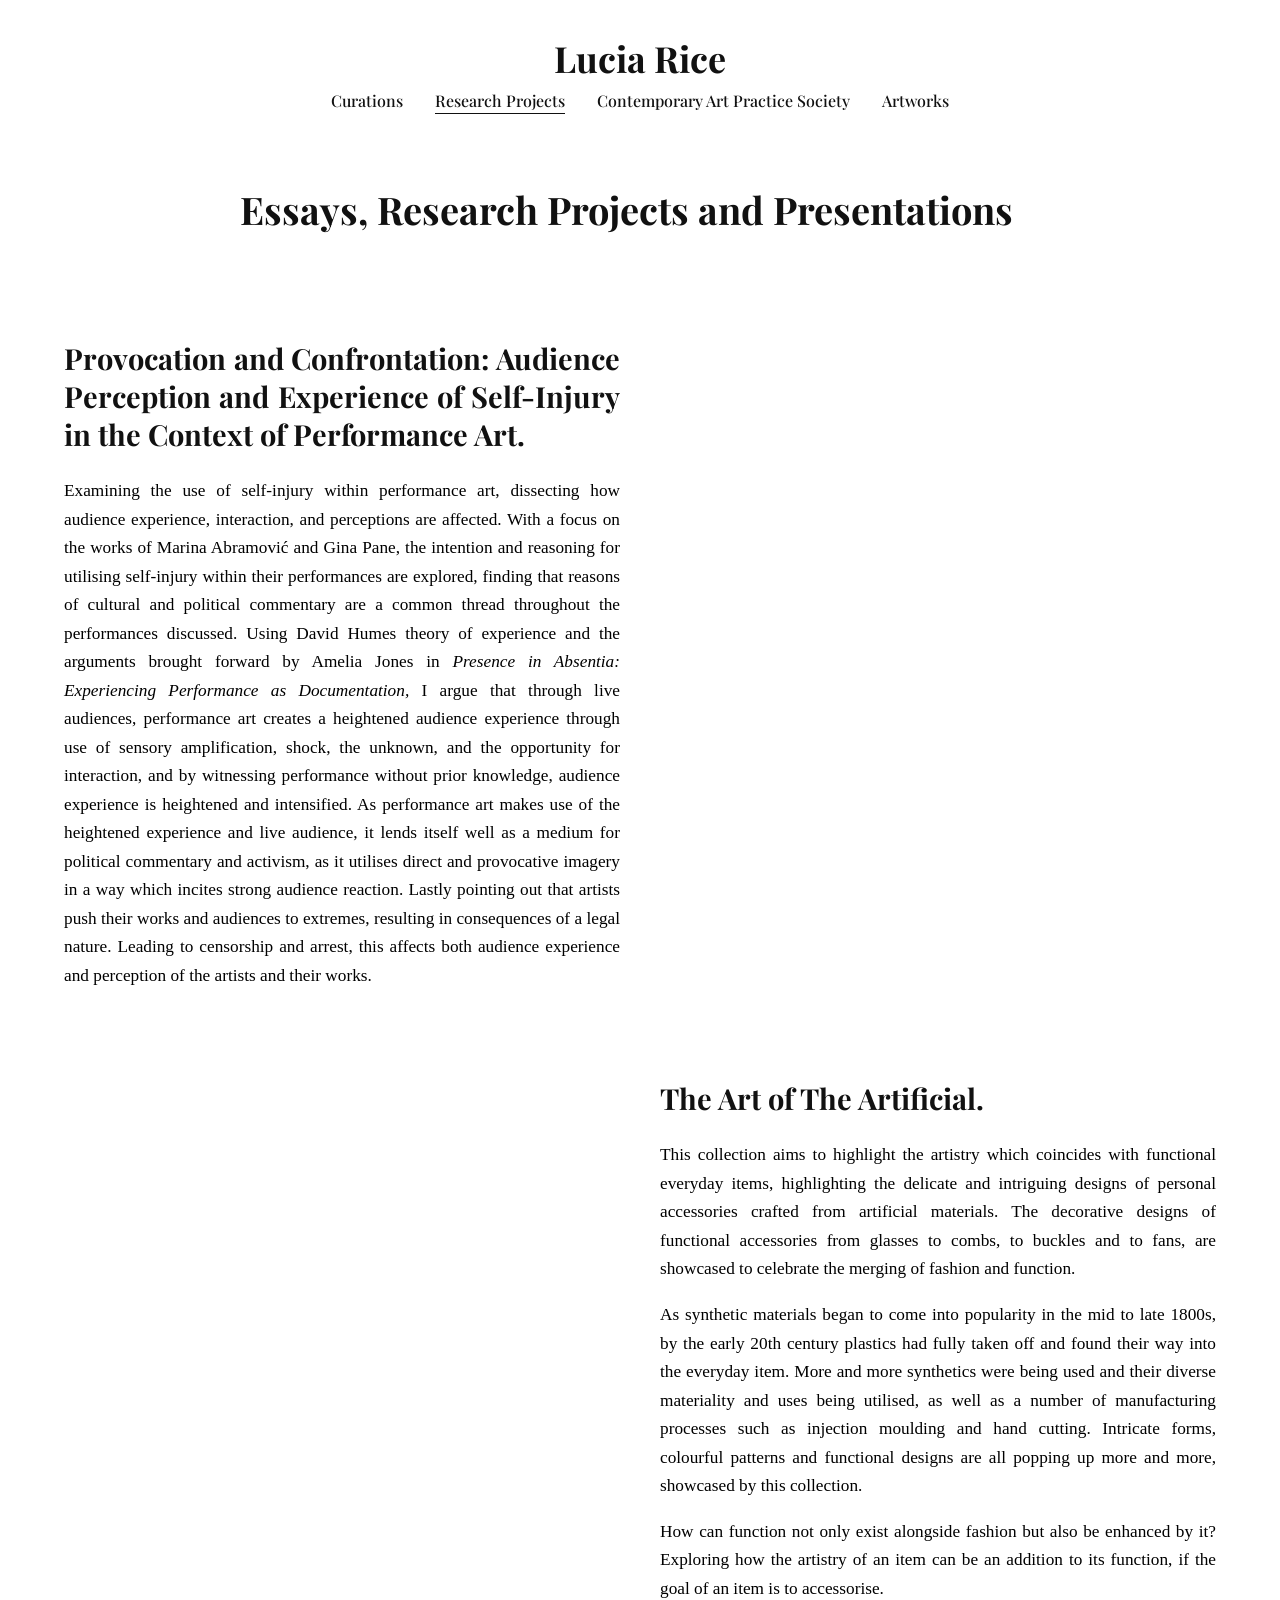
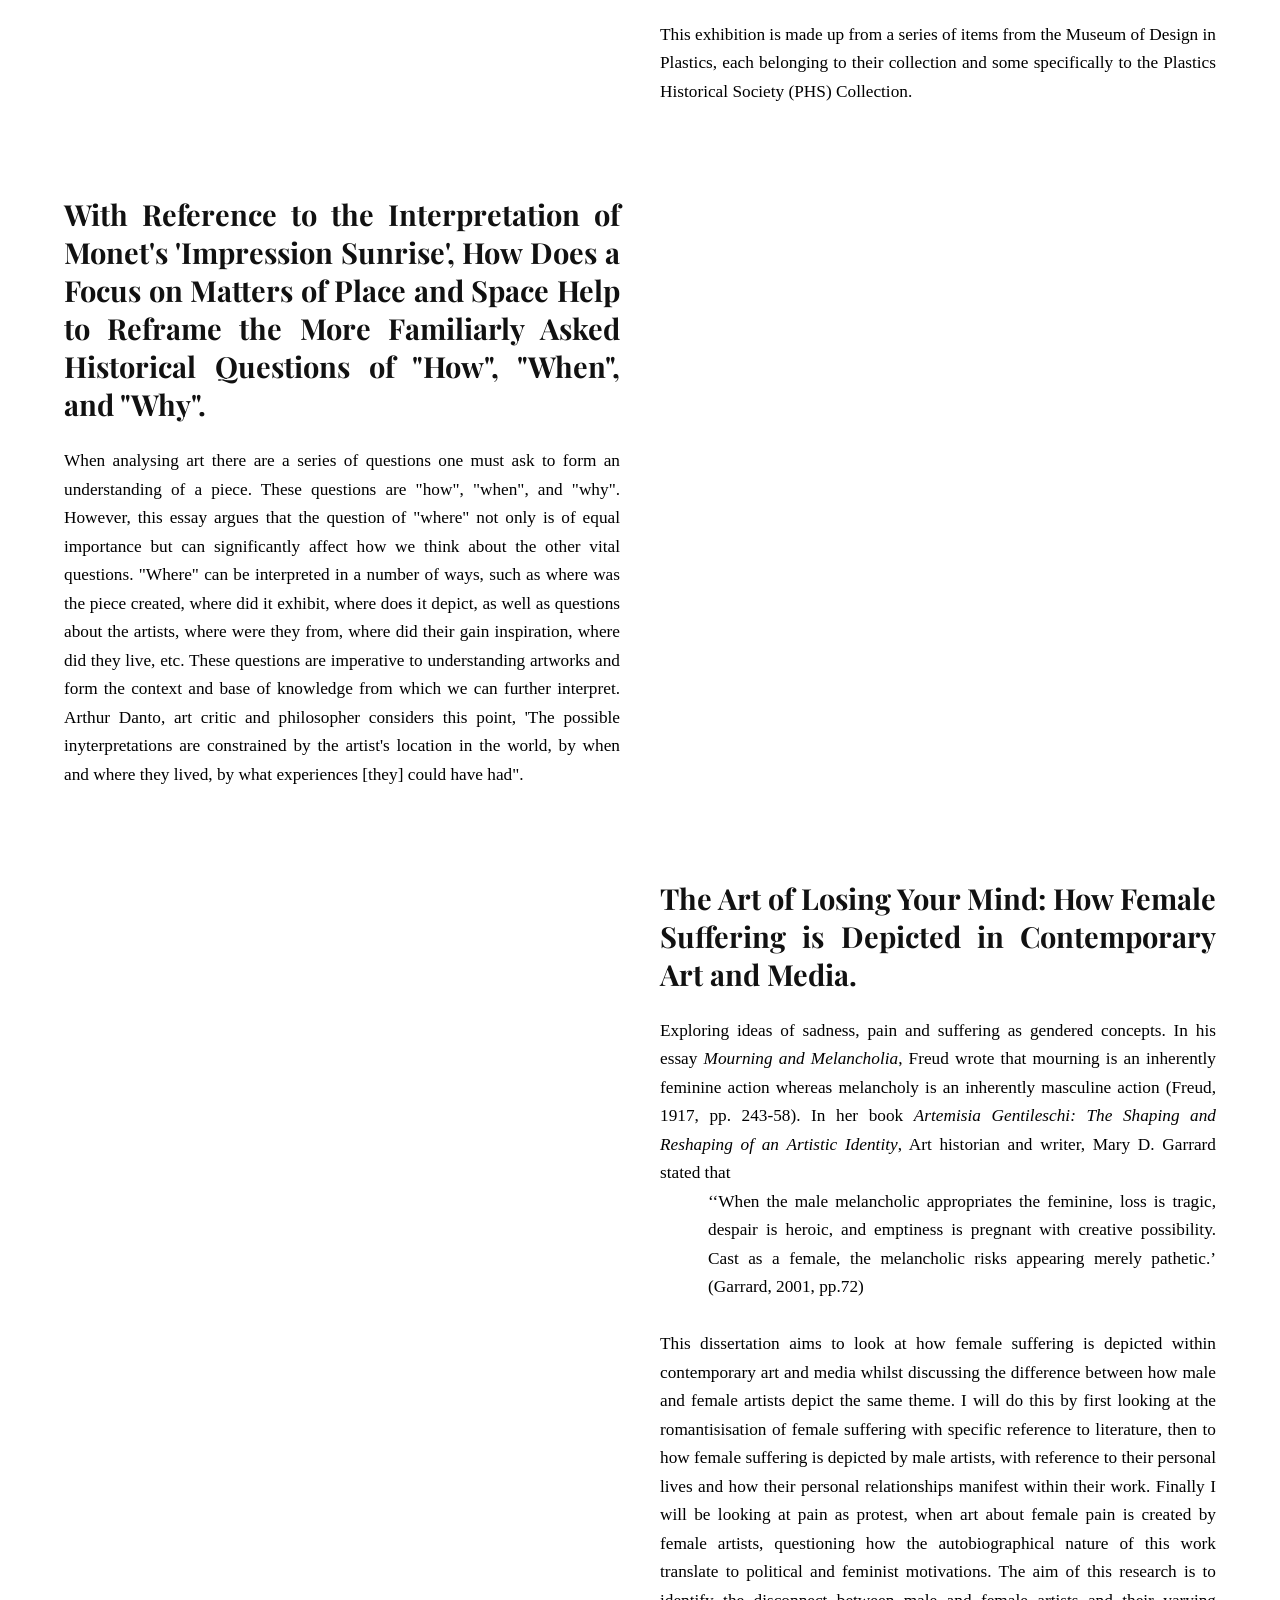
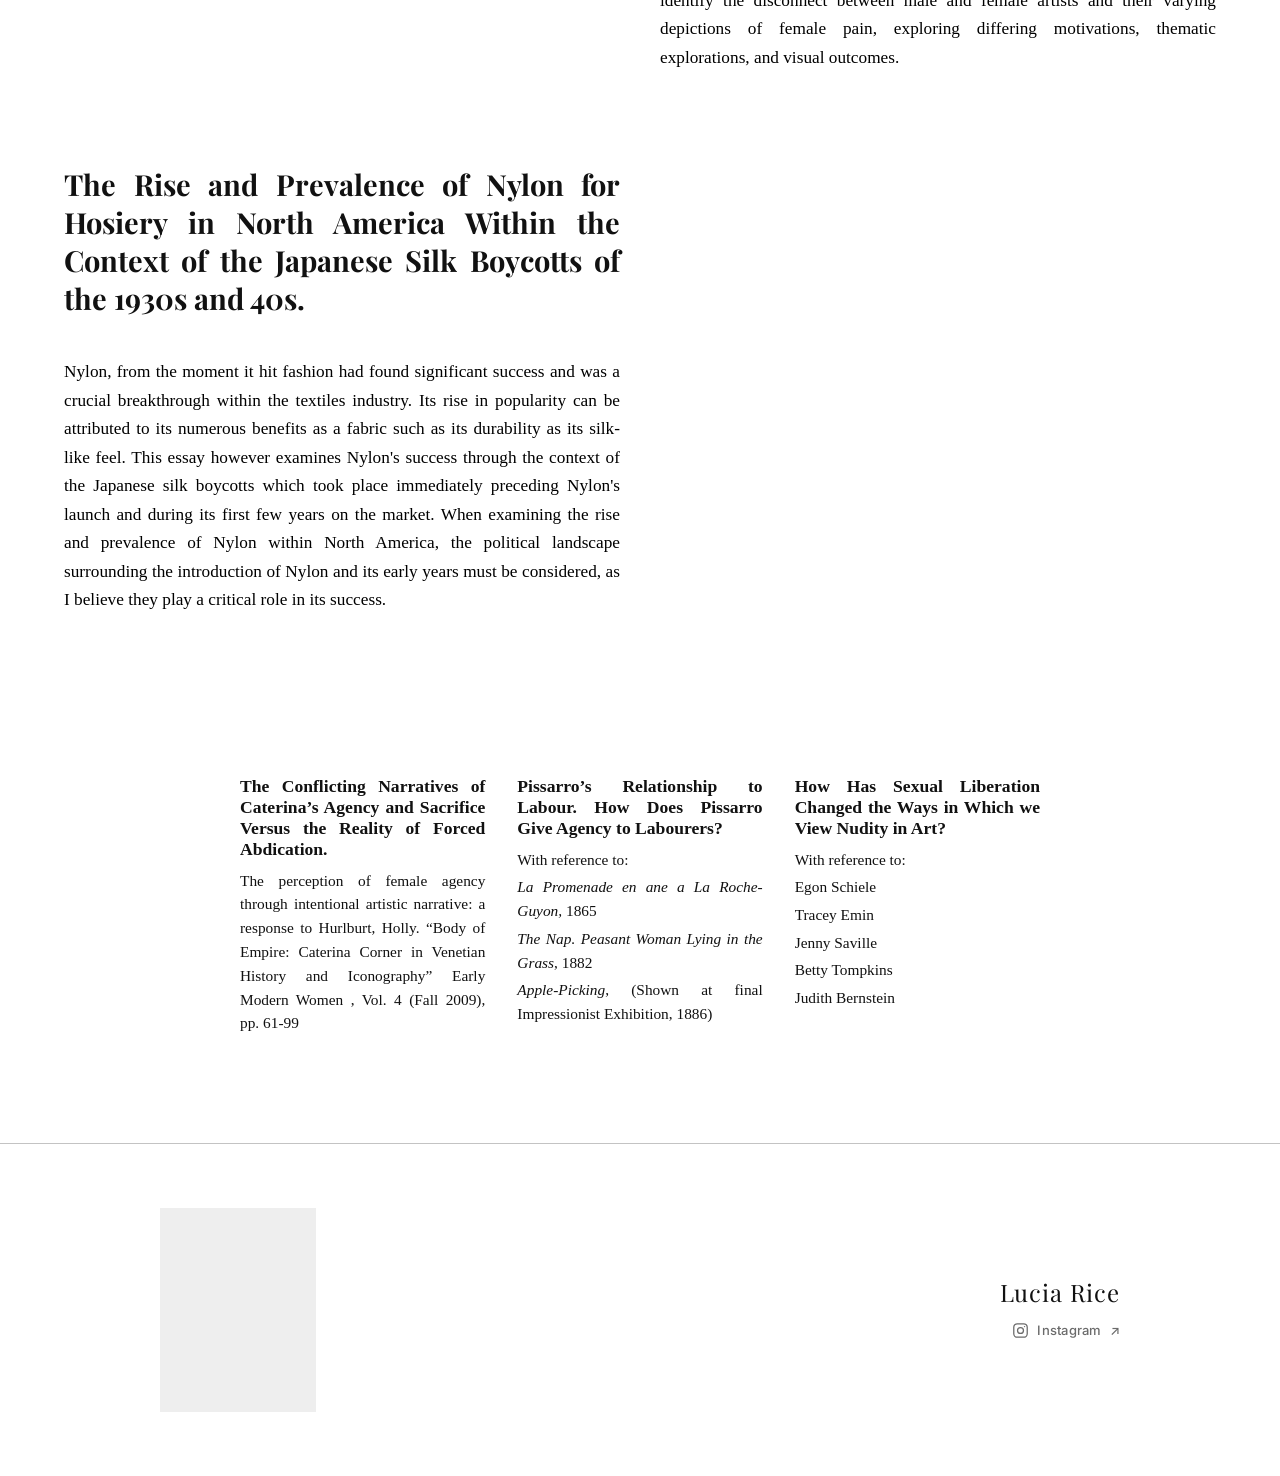
<file: research-projects.html>
<!doctype html>
<html lang="en">
<head>
  <meta charset="utf-8">
  <meta name="viewport" content="width=device-width, initial-scale=1">
  <title>Research Projects — My Portfolio</title>
  <meta property="og:site_name" content="My Portfolio">
  <meta property="og:title" content="Research Projects — My Portfolio">
  <link rel="preconnect" href="https://fonts.googleapis.com">
  <link rel="preconnect" href="https://fonts.gstatic.com" crossorigin>
  <link href="https://fonts.googleapis.com/css2?family=Inter:wght@400&family=Playfair+Display:wght@500;700&display=swap" rel="stylesheet">
  <link rel="stylesheet" href="css/styles.css">
  <script>document.documentElement.classList.add('js');</script>
  <script src="js/main.js" defer></script>
</head>
<body>
  <header class="site-header">
    <a class="site-logo" href="index.html">Lucia Rice</a>

    <div class="header-portraits" aria-label="Photobooth portraits of Lucia Rice" role="img"><img src="images/portraits/IMG_9028.jpg" alt="" decoding="async"><img src="images/portraits/IMG_9029.jpg" alt="" decoding="async"><img src="images/portraits/IMG_9030.jpg" alt="" decoding="async"><img src="images/portraits/IMG_9031.jpg" alt="" decoding="async"></div>
    <button class="nav-toggle" aria-expanded="false" aria-controls="site-nav" aria-label="Toggle menu"><span></span><span></span><span></span></button>
    <nav id="site-nav" class="site-nav" aria-label="Main">
      <a href="index.html">Curations</a>
      <a href="research-projects.html" aria-current="page">Research Projects</a>
      <a href="contemporary-art-practice-society.html">Contemporary Art Practice Society</a>
      <a href="artworks.html">Artworks</a>
    </nav>
  </header>

  <main>
    <section class="section section--research-title">
      <div class="col">
        <h1 class="h1 research-title fade-in">Essays, Research Projects and Presentations</h1>
      </div>
      <div class="col"></div>
    </section>
    <section class="section section--two-col align-start">
      <div class="col">
        <h2 class="h2 max-none text-justify fade-in">Provocation and Confrontation: Audience Perception and Experience of Self-Injury in the Context of Performance Art.</h2>
        <div class="essay max-none text-justify fade-in">
          <p>Examining the use of self-injury within performance art, dissecting how audience experience, interaction, and perceptions are affected. With a focus on the works of Marina Abramović and Gina Pane, the intention and reasoning for utilising self-injury within their performances are explored, finding that reasons of cultural and political commentary are a common thread throughout the performances discussed. Using David Humes theory of experience and the arguments brought forward by Amelia Jones in <em>Presence in Absentia: </em><em>Experiencing Performance as Documentation,</em> I argue that through live audiences, performance art creates a heightened audience experience through use of sensory amplification, shock, the unknown, and the opportunity for interaction, and by witnessing performance without prior knowledge, audience experience is heightened and intensified. As performance art makes use of the heightened experience and live audience, it lends itself well as a medium for political commentary and activism, as it utilises direct and provocative imagery in a way which incites strong audience reaction. Lastly pointing out that artists push their works and audiences to extremes, resulting in consequences of a legal nature. Leading to censorship and arrest, this affects both audience experience and perception of the artists and their works.</p>
        </div>
      </div>
      <div class="col">
      </div>
    </section>
    <section class="section section--two-col align-start">
      <div class="col">
      </div>
      <div class="col">
        <h2 class="h2 max-none text-justify fade-in">The Art of The Artificial.</h2>
        <div class="essay max-none text-justify fade-in">
          <p>This collection aims to highlight the artistry which coincides with functional everyday items, highlighting the delicate and intriguing designs of personal accessories crafted from artificial materials. The decorative designs of functional accessories from glasses to combs, to buckles and to fans, are showcased to celebrate the merging of fashion and function.</p>
          <p>As synthetic materials began to come into popularity in the mid to late 1800s, by the early 20th century plastics had fully taken off and found their way into the everyday item. More and more synthetics were being used and their diverse materiality and uses being utilised, as well as a number of manufacturing processes such as injection moulding and hand cutting. Intricate forms, colourful patterns and functional designs are all popping up more and more, showcased by this collection.</p>
          <p>How can function not only exist alongside fashion but also be enhanced by it? Exploring how the artistry of an item can be an addition to its function, if the goal of an item is to accessorise.</p>
          <p>This exhibition is made up from a series of items from the Museum of Design in Plastics, each belonging to their collection and some specifically to the Plastics Historical Society (PHS) Collection.</p>
        </div>
      </div>
    </section>
    <section class="section section--two-col align-start">
      <div class="col">
        <h2 class="h2 max-none text-justify fade-in">With Reference to the Interpretation of Monet's 'Impression Sunrise', How Does a Focus on Matters of Place and Space Help to Reframe the More Familiarly Asked Historical Questions of "How", "When", and "Why".</h2>
        <div class="essay max-none text-justify fade-in">
          <p>When analysing art there are a series of questions one must ask to form an understanding of a piece. These questions are "how", "when", and "why". However, this essay argues that the question of "where" not only is of equal importance but can significantly affect how we think about the other vital questions. "Where" can be interpreted in a number of ways, such as where was the piece created, where did it exhibit, where does it depict, as well as questions about the artists, where were they from, where did their gain inspiration, where did they live, etc. These questions are imperative to understanding artworks and form the context and base of knowledge from which we can further interpret. Arthur Danto, art critic and philosopher considers this point, 'The possible inyterpretations are constrained by the artist's location in the world, by when and where they lived, by what experiences [they] could have had".</p>
        </div>
      </div>
      <div class="col">
      </div>
    </section>
    <section class="section section--two-col align-start">
      <div class="col">
      </div>
      <div class="col">
        <h2 class="h2 max-none text-justify fade-in">The Art of Losing Your Mind: How Female Suffering is Depicted in Contemporary Art and Media.</h2>
        <div class="essay essay--small max-none text-justify fade-in">
          <p>Exploring ideas of sadness, pain and suffering as gendered concepts. In his essay <em>Mourning and Melancholia</em>, Freud wrote that mourning is an inherently feminine action whereas melancholy is an inherently masculine action (Freud, 1917, pp. 243-58). In her book <em>Artemisia Gentileschi: The Shaping and Reshaping of an Artistic Identity</em>, Art historian and writer, Mary D. Garrard stated that</p>
          <p class="indent">‘‘When the male melancholic appropriates the feminine, loss is tragic, despair is heroic, and emptiness is pregnant with creative possibility. Cast as a female, the melancholic risks appearing merely pathetic.’ (Garrard, 2001, pp.72)</p>
          <p><b style="font-weight:normal;" id="docs-internal-guid-59b443d0-7fff-9f88-be41-fc3c74df1764"><br></b></p>
          <p class="gap-after">This dissertation aims to look at how female suffering is depicted within contemporary art and media whilst discussing the difference between how male and female artists depict the same theme. I will do this by first looking at the romantisisation of female suffering with specific reference to literature, then to how female suffering is depicted by male artists, with reference to their personal lives and how their personal relationships manifest within their work. Finally I will be looking at pain as protest, when art about female pain is created by female artists, questioning how the autobiographical nature of this work translate to political and feminist motivations. The aim of this research is to identify the disconnect between male and female artists and their varying depictions of female pain, exploring differing motivations, thematic explorations, and visual outcomes. </p>
          <p></p>
        </div>
      </div>
    </section>
    <section class="section section--two-col align-start">
      <div class="col">
        <h2 class="h2 max-none text-justify fade-in">The Rise and Prevalence of Nylon for Hosiery in North America Within the Context of the Japanese Silk Boycotts of the 1930s and 40s.</h2>
        <p class="essay essay--garamond max-none text-justify fade-in">Nylon, from the moment it hit fashion had found significant success and was a crucial breakthrough within the textiles industry. Its rise in popularity can be attributed to its numerous benefits as a fabric such as its durability as its silk-like feel. This essay however examines Nylon's success through the context of the Japanese silk boycotts which took place immediately preceding Nylon's launch and during its first few years on the market. When examining the rise and prevalence of Nylon within North America, the political landscape surrounding the introduction of Nylon and its early years must be considered, as I believe they play a critical role in its success.</p>
      </div>
      <div class="col">
      </div>
    </section>
    <!-- empty spacer section kept from the original site -->
    <section class="section section--two-col"></section>
    <section class="section">
      <div class="col">
        <div class="desc-list fade-in">
        <article>
          <h5>The Conflicting Narratives of Caterina’s Agency and Sacrifice Versus the Reality of Forced Abdication.</h5>
          <div class="desc">
            <p>The perception of female agency through intentional artistic narrative: a response to Hurlburt, Holly. “Body of Empire: Caterina Corner in Venetian History and Iconography” Early Modern Women , Vol. 4 (Fall 2009), pp. 61-99</p>
          </div>
        </article>
        <article>
          <h5>Pissarro’s Relationship to Labour. How Does Pissarro Give Agency to Labourers?</h5>
          <div class="desc">
            <p>With reference to:</p>
            <p><em>La Promenade en ane a La Roche-Guyon, </em>1865</p>
            <p><em>The Nap. Peasant Woman Lying in the Grass</em>, 1882</p>
            <p><em>Apple-Picking</em>, (Shown at final Impressionist Exhibition, 1886)</p>
          </div>
        </article>
        <article>
          <h5>How Has Sexual Liberation Changed the Ways in Which we View Nudity in Art?</h5>
          <div class="desc">
            <p>With reference to:</p>
            <p>Egon Schiele</p>
            <p>Tracey Emin</p>
            <p>Jenny Saville</p>
            <p>Betty Tompkins</p>
            <p>Judith Bernstein</p>
          </div>
        </article>
        </div>
      </div>
    </section>
    <section class="section"></section>
  </main>

  <footer class="site-footer site-footer--editorial">
    <div class="footer-content">
      <div class="portrait-sequence" role="img" aria-label="Four black-and-white photobooth portraits of Lucia Rice">
        <img src="images/portraits/IMG_9028.jpg" alt="" decoding="async" loading="lazy">
        <img src="images/portraits/IMG_9029.jpg" alt="" decoding="async" loading="lazy">
        <img src="images/portraits/IMG_9030.jpg" alt="" decoding="async" loading="lazy">
        <img src="images/portraits/IMG_9031.jpg" alt="" decoding="async" loading="lazy">
      </div>
      <div class="footer-details">
        <p class="short-text">Lucia Rice</p>
        <a class="footer-instagram" href="https://www.instagram.com/chiaaart_/" target="_blank" rel="noopener noreferrer" aria-label="Lucia Rice art Instagram, @chiaaart_"><svg class="instagram-icon" viewBox="0 0 24 24" width="17" height="17" fill="none" stroke="currentColor" stroke-width="1.8" stroke-linecap="round" stroke-linejoin="round" aria-hidden="true"><rect x="2.5" y="2.5" width="19" height="19" rx="5"/><circle cx="12" cy="12" r="4.2"/><circle cx="17.7" cy="6.5" r="1" fill="currentColor" stroke="none"/></svg><span>Instagram</span> <span aria-hidden="true">↗</span></a>
      </div>
    </div>
  </footer>
</body>
</html>
</file>
<file: css/styles.css>
/* ==========================================================================
   Lucia Rice portfolio: site styles
   Values (fonts, sizes, spacing) were taken from the original Portfoliobox
   site, so the look matches. Change the tokens below to restyle everything.
   ========================================================================== */

:root {
  /* colours */
  --page-bg: #ffffff;
  --page-text: #111111;
  --panel: #f5f5f5;
  --muted: #6b6b6b;
  --border: rgba(17, 17, 17, 0.25);

  /* fonts */
  --font-body: 'Inter', sans-serif;
  --font-heading: 'Playfair Display', serif;
  --font-garamond: 'Garamond', serif;
  --font-georgia: 'Georgia', serif;
  --font-paste: 'Times New Roman', serif; /* used by the essay abstracts */

  /* spacing */
  --section-pad-y: 4vh;
  --section-pad-x: 5%;
  --col-gap: 40px;
  --breakpoint-note: 768px; /* media queries below use this value */
}

*,
*::before,
*::after { box-sizing: border-box; }

html { -webkit-text-size-adjust: 100%; }

body {
  margin: 0;
  background: var(--page-bg);
  color: var(--page-text);
  font-family: var(--font-body);
  font-weight: 400;
  overflow-x: clip;
}

img { display: block; max-width: 100%; }

a { color: inherit; text-decoration: none; }
a:focus-visible,
button:focus-visible { outline: 2px solid var(--page-text); outline-offset: 3px; }

/* ---------- header / navigation (centred, stacked) ---------- */

.site-header {
  display: grid;
  grid-template-columns: 1fr;
  gap: 0.55em;
  justify-items: center;
  align-items: center;
  padding: 18px 4vw;
}

.site-logo {
  font-family: var(--font-heading);
  font-weight: 700;
  font-size: 36px;
  line-height: 1;
  text-align: center;
}

.site-nav {
  display: flex;
  flex-direction: row;
  flex-wrap: wrap;
  justify-content: center;
  align-items: center;
  column-gap: 2em;
  row-gap: 0.4em;
  font-family: var(--font-heading);
  font-weight: 500;
}

.site-nav a { padding: 0.15em 0; border-bottom: 1px solid transparent; }
.site-nav a:hover,
.site-nav a[aria-current='page'] { border-bottom-color: currentColor; }

.nav-toggle {
  display: none;
  background: none;
  border: 0;
  padding: 8px;
  cursor: pointer;
}
.nav-toggle span {
  display: block;
  width: 24px;
  height: 2px;
  margin: 5px 0;
  background: var(--page-text);
  transition: transform 0.25s ease, opacity 0.25s ease;
}
.nav-toggle[aria-expanded='true'] span:nth-child(1) { transform: translateY(7px) rotate(45deg); }
.nav-toggle[aria-expanded='true'] span:nth-child(2) { opacity: 0; }
.nav-toggle[aria-expanded='true'] span:nth-child(3) { transform: translateY(-7px) rotate(-45deg); }

/* ---------- sections ---------- */

.section {
  display: grid;
  grid-template-columns: 1fr;
  align-items: center;
  width: 100%;
  min-height: 20px;
  padding: var(--section-pad-y) var(--section-pad-x);
}

.section--two-col {
  grid-template-columns: 1fr 1fr;
  gap: var(--col-gap);
}

/* Each column inside a section is a vertical stack. */
.col {
  display: flex;
  flex-direction: column;
  min-width: 0;
}
.section--two-col.align-start { align-items: flex-start; }
.section--two-col.align-end { align-items: flex-end; }

/* Centre blocks inside a column unless a modifier says otherwise. */
.col > * { margin-inline: auto; width: 100%; }
.col > .self-start { margin-inline: 0 auto; }
.col > .self-end { margin-inline: auto 0; }
.col > .self-center { margin-inline: auto; }

/* ---------- text blocks ---------- */

.h1,
.h2,
.h3 {
  font-family: var(--font-heading);
  text-align: center;
  margin-top: 0;
}
.h1 { font-size: 38px; font-weight: 700; margin-bottom: 32px; }
.h2 { font-size: 29px; font-weight: 700; margin-bottom: 24px; }
.h3 { font-size: 22px; font-weight: 500; margin-bottom: 20px; }

.long-text { line-height: 1.8; margin-block: 0 16px; }
.short-text { margin-block: 0 16px; }

.max-800 { max-width: 800px; }
.max-none { max-width: none; }
.text-left { text-align: left; }
.text-center { text-align: center; }
.text-right { text-align: right; }
.text-justify { text-align: justify; }
.font-garamond { font-family: var(--font-garamond); }
.font-georgia { font-family: var(--font-georgia); }

/* Essay abstracts were pasted into Portfoliobox with their own fonts, so each
   variant below keeps the size it had on the original site. */
.essay { font-family: var(--font-paste); font-size: 12px; line-height: normal; color: #000; }
.essay p { margin: 0 0 1em; }
.essay--garamond { font-family: var(--font-garamond); line-height: 1.2; }
.essay--small { font-size: 8pt; line-height: 1.2; }
.essay--small p { margin: 0; }
.essay--small p.gap-after { margin-bottom: 1.2em; }
.essay--small p.indent { margin-left: 36pt; }

/* ---------- CAPS page ---------- */

.dates {
  font-family: var(--font-garamond);
  font-size: 80px;
  line-height: 1.5;
  max-width: 500px;
  text-align: right;
  margin-block: 0;
  font-weight: 400;
}

/* ---------- Research page: opening heading ---------- */

.section--research-title {
  grid-template-columns: 400px 360px;
  gap: var(--col-gap);
  justify-content: center;
  overflow-x: clip;
}
/* The original heading was set wider than its 400px column, so it runs
   across the grid on one line. Kept as it was. */
.col > .research-title { width: 2000px; max-width: 1163px; text-align: left; margin-inline: 0; }

/* ---------- description list (research page, last block) ---------- */

.desc-list {
  display: grid;
  grid-template-columns: repeat(3, 1fr);
  column-gap: 32px;
  align-items: start;
  max-width: 800px;
  font-family: var(--font-garamond);
  text-align: justify;
}
.desc-list h5 { font-size: 1.1em; font-weight: 700; margin: 0 0 0.5em; }
.desc-list p { margin: 0 0 1em; }
.desc-list .desc > :last-child { margin-bottom: 0; }

/* ---------- images and galleries ---------- */

.single-image { max-width: 800px; margin-bottom: 16px; }
.single-image img { width: 100%; height: auto; object-fit: cover; }
.single-image--logo { max-width: 403px; max-height: 492px; }

/* A row of images with equal heights. Each figure's width follows its
   aspect ratio (--ar = width / height). If you swap a picture, update --ar. */
.gallery {
  display: flex;
  align-items: stretch;
  width: 83%;
  margin: 0 auto 24px;
}
.gallery figure { flex: var(--ar, 1) 1 0; min-width: 0; margin: 0; }
.gallery img { width: 100%; height: 100%; object-fit: cover; }
.gallery[data-lightbox] img { cursor: zoom-in; }

/* ---------- footer ---------- */

.site-footer {
  display: grid;
  justify-content: center;
  padding: 8vh var(--section-pad-x) 2vh;
}

/* ---------- animation (fade in on scroll) ---------- */

.js .fade-in { opacity: 0; transition: opacity 0.8s ease; }
.js .fade-in.in-view { opacity: 1; }
.js .stagger-fade-up figure {
  opacity: 0;
  transform: translateY(18px);
  transition: opacity 0.7s ease, transform 0.7s ease;
  transition-delay: calc(var(--i, 0) * 90ms);
}
.js .stagger-fade-up.in-view figure { opacity: 1; transform: none; }

@media (prefers-reduced-motion: reduce) {
  .js .fade-in,
  .js .stagger-fade-up figure { opacity: 1; transform: none; transition: none; }
}

/* ---------- lightbox ---------- */

.lightbox {
  position: fixed;
  inset: 0;
  z-index: 1000;
  display: none;
  align-items: center;
  justify-content: center;
  background: rgba(255, 255, 255, 0.96);
  animation: lb-fade 0.25s ease;
}
.lightbox.open { display: flex; }
.lightbox img { max-width: 92vw; max-height: 88vh; object-fit: contain; }
.lightbox button {
  position: absolute;
  background: none;
  border: 0;
  font-size: 34px;
  line-height: 1;
  padding: 14px 18px;
  color: var(--page-text);
  cursor: pointer;
}
.lightbox .lb-close { top: 8px; right: 8px; }
.lightbox .lb-prev { left: 4px; top: 50%; transform: translateY(-50%); }
.lightbox .lb-next { right: 4px; top: 50%; transform: translateY(-50%); }
@keyframes lb-fade { from { opacity: 0; } to { opacity: 1; } }

/* ---------- mobile ---------- */

@media (max-width: 768px) {
  .site-header {
    grid-template-columns: 1fr auto;
    justify-items: start;
    padding: 14px 4vw;
  }
  .site-logo { font-size: 34px; text-align: left; }
  .nav-toggle { display: block; }
  .site-nav {
    display: none;
    grid-column: 1 / -1;
    flex-direction: column;
    flex-wrap: nowrap;
    align-items: flex-start;
    justify-content: flex-start;
    font-size: 18px;
    line-height: 1.2;
    row-gap: 0.7em;
    padding: 8px 0 4px;
  }
  .site-nav.open { display: flex; }

  .section--two-col,
  .section--research-title { grid-template-columns: 1fr; }
  .col > .research-title { width: auto; max-width: 100%; text-align: center; }

  .dates { font-size: 48px; text-align: left; margin-top: 12px; }
  .col > .self-end { margin-inline: 0 auto; }

  .desc-list { grid-template-columns: 1fr; row-gap: 24px; }
  .gallery { width: 100%; }
}

/* ---- Focused portfolio refinements ---- */
html { scroll-behavior: smooth; }
.site-footer { padding: 26px 5% 30px; border-top: 1px solid var(--border); }
.site-footer .short-text { margin: 0; font-family: var(--font-heading); font-size: 13px; letter-spacing: .035em; color: var(--muted); }
/* Larger, consistent body copy only on the research page. */
body:has(.section--research-title) .essay,
body:has(.section--research-title) .essay--small,
body:has(.section--research-title) .essay--garamond { font-size: clamp(16px, 1.35vw, 18px); line-height: 1.65; }
body:has(.section--research-title) .desc-list .desc { font-size: clamp(15px, 1.2vw, 17px); line-height: 1.55; }
/* CAPSoc opening: keep the original arrangement, but balance the logo and years. */
.caps-intro { align-items: center; gap: clamp(25px, 5vw, 90px); }
.caps-intro .col:last-child { align-items: center; justify-content: center; gap: 8px; }
.caps-intro .single-image--logo { width: min(100%, 220px); max-height: none; margin: 0 auto; }
.caps-intro .dates { width: auto; max-width: 100%; margin: 0 auto; font-size: clamp(25px, 3vw, 42px); line-height: 1.2; text-align: center; white-space: nowrap; }
.gallery--caps { max-width: 900px; gap: 18px; margin-bottom: clamp(50px, 7vw, 110px); }
.gallery--caps figure { overflow: hidden; border-radius: 2px; }
.gallery--caps img { max-height: 380px; object-fit: contain; transition: transform .65s cubic-bezier(.2,.7,.2,1); }
.gallery--caps figure:hover img { transform: scale(1.025); }
.single-image--awards { max-width: 680px; }
/* Panes keep each curation independently readable and enable a sideways swipe. */
.curation-switcher { display: flex; align-items: center; justify-content: center; flex-wrap: wrap; gap: 8px 24px; padding: 12px 5% 15px; border-top: 1px solid var(--border); border-bottom: 1px solid var(--border); }
.curation-switcher__button { border: 0; border-bottom: 1px solid transparent; background: transparent; color: var(--muted); padding: 8px 0; font: 500 13px/1.4 var(--font-heading); cursor: pointer; transition: color .25s, border-color .25s; }
.curation-switcher__button:is(:hover,.is-active) { color: var(--page-text); border-color: currentColor; }
.curation-deck { display: flex; width: 100%; height: min(80dvh, 850px); min-height: 520px; overflow-x: auto; overflow-y: hidden; scroll-snap-type: x mandatory; overscroll-behavior-x: contain; scrollbar-width: thin; -webkit-overflow-scrolling: touch; }
.curation-panel { display: block; flex: 0 0 100%; width: 100%; height: 100%; overflow-y: auto; overflow-x: hidden; scroll-snap-align: start; scroll-snap-stop: always; overscroll-behavior-y: contain; padding-block: clamp(35px, 5vw, 80px); }
.curation-panel > .col { width: 100%; }
.curation-panel .curation { max-width: 1060px; }
.curation-panel .single-image--poster { max-width: min(440px, 58vw); margin: 12px auto 54px; }
.curation-panel .gallery { max-width: 900px; gap: 16px; }
.curation-panel .gallery img { max-height: 360px; object-fit: contain; }
.curation-panel .h2:not(.artuk-mark) { margin-top: 34px; }
.artuk-mark { max-width: 190px; margin-bottom: 16px; font-family: var(--font-body); font-size: 22px; letter-spacing: -.055em; font-weight: 700; }
.artuk-mark a { display: block; padding: 13px 20px; border: 1px solid var(--page-text); transition: background .25s, color .25s; }
.artuk-mark a:hover { background: var(--page-text); color: var(--page-bg); }
.js .artwork { opacity: 0; transform: translateY(28px); transition: opacity .7s ease, transform .8s cubic-bezier(.2,.75,.2,1); }
.js .artwork.in-view { opacity: 1; transform: translateY(0); }
.js .curation__heading, .js .curation__text { transition: opacity .65s ease, transform .65s ease; }
.js .curation__heading:not(.in-view), .js .curation__text:not(.in-view) { opacity: .35; transform: translateY(9px); }
@media (max-width: 768px) {
  .curation-switcher { flex-wrap: nowrap; justify-content: flex-start; gap: 18px; overflow-x: auto; }
  .curation-switcher__button { flex: 0 0 auto; font-size: 12px; }
  .curation-deck { height: 78dvh; min-height: 420px; }
  .curation-panel { padding: 30px 5%; }
  .curation-panel .gallery, .gallery--caps { gap: 10px; }
  .curation-panel .gallery img, .gallery--caps img { max-height: 270px; }
  .caps-intro .col:last-child { align-items: flex-start; }
  .caps-intro .single-image--logo, .caps-intro .dates { margin-left: 0; }
}
@media (prefers-reduced-motion: reduce) {
  html { scroll-behavior: auto; }
  .js .artwork, .js .curation__heading, .js .curation__text { opacity: 1 !important; transform: none !important; transition: none !important; }
  .gallery--caps img { transition: none; }
}

/* 2026 exhibition-inspired refinement: Bone chapter narrative and photography */
.site-footer--editorial { padding: clamp(32px,5vw,70px) 5%; display:block; border-top:1px solid var(--border); }
.footer-content { width:min(100%,960px); margin:auto; display:flex; justify-content:space-between; align-items:center; gap:clamp(24px,6vw,80px); }
.portrait-sequence { position:relative; width:clamp(105px,14vw,156px); aspect-ratio: .766; background:#eee; overflow:hidden; flex:none; filter:grayscale(1); }
.portrait-sequence img { position:absolute; inset:0; width:100%; height:100%; object-fit:cover; opacity:0; animation:portrait-cycle 16s linear infinite; }
.portrait-sequence img:nth-child(2) { animation-delay:4s; }
.portrait-sequence img:nth-child(3) { animation-delay:8s; }
.portrait-sequence img:nth-child(4) { animation-delay:12s; }
@keyframes portrait-cycle { 0%{opacity:0} 4%,22%{opacity:1} 25%,100%{opacity:0} }
.footer-details { display:flex; flex-direction:column; align-items:flex-end; gap:14px; }
.footer-details .short-text { font-family:var(--font-heading); font-size:clamp(17px,2vw,24px); margin:0; color:var(--page-text); }
.footer-instagram { color:var(--muted); font:500 13px var(--font-body); letter-spacing:.02em; border-bottom:1px solid transparent; padding-bottom:5px; transition:color .3s,border-color .3s; }
.footer-instagram:hover { color:var(--page-text); border-color:currentColor; }
.footer-instagram span { display:inline-block; transition:transform .25s; }
.footer-instagram:hover span { transform:translate(3px,-3px); }
@media(prefers-reduced-motion:reduce) { .portrait-sequence img { animation:none; } .portrait-sequence img:first-child { opacity:1; } }
@media(max-width:520px) { .footer-details { align-items:flex-start; } .footer-content { justify-content:flex-start; } }

/* Gallery update: editorial but lively interactive transitions. */
.site-header { position:relative; z-index:10; }
.header-portraits { display:flex; align-items:center; justify-content:center; gap:4px; margin:9px auto 3px; min-height:68px; }
.header-portraits img { width:49px; height:65px; object-fit:cover; filter:grayscale(1); opacity:0; transform:translateY(12px) rotate(-6deg) scale(.88); animation:header-photobooth 6.8s cubic-bezier(.2,.75,.2,1) infinite; box-shadow:1px 3px 8px rgba(0,0,0,.08); }
.header-portraits img:nth-child(2) {animation-delay:.55s;transform-origin:bottom center;}
.header-portraits img:nth-child(3) {animation-delay:1.1s;}
.header-portraits img:nth-child(4) {animation-delay:1.65s;}
@keyframes header-photobooth {0%,5%{opacity:0;transform:translateY(12px) rotate(-6deg) scale(.88)} 16%,55%{opacity:1;transform:translateY(0) rotate(0) scale(1)} 68%,100%{opacity:0;transform:translateY(-12px) rotate(4deg) scale(.95)}}
.site-nav a {transition:color .25s ease, border-color .25s ease,transform .25s ease;}
.site-nav a:hover {transform:translateY(-2px);}
.portrait-sequence img {animation-name:portrait-flipbook;animation-duration:6.4s;animation-timing-function:steps(1,end);animation-delay:0s;}
.portrait-sequence img:nth-child(2){animation-delay:-4.8s;}
.portrait-sequence img:nth-child(3){animation-delay:-3.2s;}
.portrait-sequence img:nth-child(4){animation-delay:-1.6s;}
@keyframes portrait-flipbook {0%,24.99%{opacity:1;transform:scale(1)}25%,100%{opacity:0;transform:scale(1)}}
.portrait-sequence {transition:transform .35s cubic-bezier(.18,.8,.25,1),box-shadow .35s;}
.portrait-sequence:hover{transform:rotate(-3deg) scale(1.045);box-shadow:8px 10px 25px rgba(0,0,0,.14);}
.footer-instagram {display:inline-flex;align-items:center;gap:8px;}
.instagram-icon{display:inline-block;flex-shrink:0;transition:transform .3s ease;}
.footer-instagram:hover .instagram-icon{transform:rotate(-13deg) scale(1.15);}
.gallery[data-lightbox] figure, .single-image[data-lightbox],.artwork img,.painting-card img{cursor:zoom-in;}
.gallery figure {transition:transform .4s cubic-bezier(.2,.7,.2,1),filter .4s ease;}
.gallery figure:hover{transform:translateY(-7px) scale(1.014);z-index:1;}
.gallery img {transition:filter .4s ease;}
.gallery figure:hover img {filter:contrast(1.035);}
.single-image--poster img {transition:transform .5s cubic-bezier(.2,.7,.2,1);}
.single-image--poster:hover img {transform:translateY(-5px) rotate(.7deg);}
/* Introductory text is preserved; the three short research summaries are tighter and easier to scan. */
.desc-list .desc {line-height:1.4;}
.desc-list .desc p {margin:0 0 .25em;}
.desc-list .desc p:last-child {margin-bottom:0;}
.desc-list article {transition:transform .32s ease;}
.desc-list article:hover {transform:translateY(-4px);}
/* Artworks: no generated captions; optional figcaption can be filled in HTML. */
.artworks-main{width:min(1420px,100%);margin:0 auto;padding:clamp(42px,7vw,110px) 5% clamp(90px,10vw,160px);}
.artworks-heading{text-align:left;font-size:clamp(32px,4vw,54px);font-weight:500;letter-spacing:-.035em;margin:0 0 clamp(38px,6vw,76px);}
.paintings-grid{columns:3 250px;column-gap:clamp(14px,2.5vw,36px);}
.painting-card{break-inside:avoid;margin:0 0 clamp(26px,4vw,60px);overflow:visible;}
.painting-card img{display:block;width:100%;height:auto;box-shadow:0 6px 22px rgba(0,0,0,.05);transition:transform .5s cubic-bezier(.2,.7,.2,1),box-shadow .5s;}
.painting-card:hover img{transform:translateY(-7px) scale(1.012);box-shadow:0 20px 36px rgba(0,0,0,.13);}
.painting-title:empty{display:none;}
.painting-title{display:block;font:500 17px/1.4 var(--font-heading);padding:15px 0 0;}
.js .painting-card{opacity:0;transform:translateY(36px) rotate(.6deg);transition:opacity .75s ease,transform .9s cubic-bezier(.17,.73,.23,1);}
.js .painting-card.in-view{opacity:1;transform:none;}
@media(max-width:768px){.header-portraits{grid-column:1 / -1;grid-row:2;justify-self:center;}.site-nav{grid-row:3;}.header-portraits img{width:39px;height:53px}.artworks-main{padding-inline:5%;}}
@media(prefers-reduced-motion:reduce){.header-portraits img{animation:none;opacity:1;transform:none}.portrait-sequence img{animation:none;opacity:0}.portrait-sequence img:first-child{opacity:1}.gallery figure,.single-image--poster img,.painting-card img,.desc-list article,.footer-instagram .instagram-icon{transition:none;transform:none!important}.js .painting-card{opacity:1;transform:none;transition:none}}

/* Header photobooth: side-mounted flashes, not a vertical animation. */
.site-header {
  position:relative;
  isolation:isolate;
  min-height:148px;
  padding:24px clamp(14px,2.5vw,36px) 18px;
  display:grid;
  grid-template-columns:minmax(0,1fr);
  justify-items:center;
  align-content:center;
  gap:12px;
}
.site-header .site-logo,.site-header .site-nav,.site-header .nav-toggle {position:relative;z-index:2;}
.header-portraits {
  position:absolute;
  inset:0;
  display:block;
  min-height:0;
  height:100%;
  width:100%;
  margin:0;
  pointer-events:none;
  z-index:1;
}
.header-portraits img {
  position:absolute;
  top:50%;
  width:clamp(36px,4.25vw,61px);
  height:auto;
  aspect-ratio: .755;
  border:1px solid rgba(15,15,15,.09);
  box-shadow:none;
  opacity:0;
  transform:translateY(-50%);
  animation:header-flash 5.6s steps(1,end) infinite;
}
.header-portraits img:nth-child(1) {left:clamp(8px,2vw,32px);animation-delay:0s;}
.header-portraits img:nth-child(2) {left:clamp(49px,7vw,108px);animation-delay:.35s;}
.header-portraits img:nth-child(3) {right:clamp(49px,7vw,108px);animation-delay:.7s;}
.header-portraits img:nth-child(4) {right:clamp(8px,2vw,32px);animation-delay:1.05s;}
@keyframes header-flash {
  0%,7% {opacity:0;transform:translateY(-50%)}
  8%,60% {opacity:1;transform:translateY(-50%)}
  61%,100% {opacity:0;transform:translateY(-50%)}
}
/* An intentional six-piece grid followed by a single, centred finale. */
.paintings-grid {
  columns:initial;
  display:grid;
  grid-template-columns:repeat(3,minmax(0,1fr));
  align-items:start;
  column-gap:clamp(14px,2.5vw,36px);
  row-gap:clamp(22px,3vw,52px);
}
.painting-card{margin:0;min-width:0;}
.painting-card:last-child {
  grid-column:1 / -1;
  width:min(100%,540px);
  justify-self:center;
  margin-top:clamp(18px,3vw,48px);
}
@media (max-width:1020px) {
  .header-portraits img {width:clamp(30px,4vw,46px);}
  .header-portraits img:nth-child(1) {left:8px;}
  .header-portraits img:nth-child(2) {left:47px;}
  .header-portraits img:nth-child(3) {right:47px;}
  .header-portraits img:nth-child(4) {right:8px;}
  .site-header .site-nav {font-size:clamp(12px,1.55vw,16px);column-gap:1.2em;max-width:calc(100% - 185px);}
}
@media (max-width:768px) {
  .site-header {min-height:138px;display:grid;grid-template-columns:1fr auto;align-content:start;justify-items:initial;padding:17px 4vw 55px;gap:7px;}
  .site-header .site-logo {grid-column:1;grid-row:1;justify-self:start;text-align:left;}
  .site-header .nav-toggle {grid-column:2;grid-row:1;justify-self:end;}
  .site-header .site-nav {grid-column:1 / -1;grid-row:2;max-width:none;font-size:18px;}
  .header-portraits {grid-column:auto;grid-row:auto;position:absolute;inset:0;}
  .header-portraits img {top:auto;bottom:7px;width:33px;height:44px;transform:none;}
  .header-portraits img:nth-child(1){left:calc(50% - 73px);}
  .header-portraits img:nth-child(2){left:calc(50% - 36px);}
  .header-portraits img:nth-child(3){right:calc(50% - 36px);}
  .header-portraits img:nth-child(4){right:calc(50% - 73px);}
  @keyframes header-flash {0%,7%{opacity:0;transform:none}8%,60%{opacity:1;transform:none}61%,100%{opacity:0;transform:none}}
  .paintings-grid{grid-template-columns:repeat(2,minmax(0,1fr));}
}
@media(max-width:480px){.paintings-grid{grid-template-columns:1fr;}.painting-card:last-child{grid-column:1;max-width:100%;}}
@media(prefers-reduced-motion:reduce){.header-portraits img{animation:none!important;opacity:1!important;transform:translateY(-50%)!important;} }
@media(prefers-reduced-motion:reduce) and (max-width:768px){.header-portraits img{transform:none!important;}}

/* Header refinement: the four portraits form one contiguous strip at the right.
   Keep the central identity/nav unchanged; flash sequencing has no movement. */
@media (min-width:769px) {
  .header-portraits {
    position:absolute;
    inset:auto clamp(12px,2vw,34px) auto auto;
    top:50%;
    transform:translateY(-50%);
    width:auto;
    height:auto;
    min-height:0;
    display:flex;
    flex-direction:row;
    justify-content:flex-end;
    align-items:center;
    gap:4px;
  }
  .header-portraits img,
  .header-portraits img:nth-child(n) {
    position:relative;
    left:auto;
    right:auto;
    top:auto;
    bottom:auto;
    display:block;
    width:clamp(31px,3.1vw,48px);
    height:auto;
    aspect-ratio:.755;
    transform:none;
    animation-name:header-flash-strip;
    animation-duration:5.6s;
    animation-timing-function:steps(1,end);
    animation-iteration-count:infinite;
  }
  .site-header .site-nav {max-width:calc(100% - 230px);}
}
@keyframes header-flash-strip {
  0%,7% {opacity:0;transform:none}
  8%,60% {opacity:1;transform:none}
  61%,100% {opacity:0;transform:none}
}
@media (max-width:768px) {
  .header-portraits {
    position:absolute;
    inset:auto auto 7px 50%;
    transform:translateX(-50%);
    display:flex;
    flex-direction:row;
    align-items:center;
    justify-content:center;
    width:max-content;
    height:auto;
    gap:4px;
    min-height:0;
  }
  .header-portraits img,
  .header-portraits img:nth-child(n) {
    position:relative;
    left:auto;
    right:auto;
    top:auto;
    bottom:auto;
    width:33px;
    height:44px;
    transform:none;
    animation-name:header-flash-strip;
  }
}
@media (prefers-reduced-motion:reduce) {
  .header-portraits img,.header-portraits img:nth-child(n) {animation:none!important;opacity:1!important;transform:none!important}
}
</file>
<file: css/curation.css>
/* ==========================================================================
   Curation block: native version of the Art UK curation
   (Muirhead Bone's Glasgow: A City in Change).
   Structure: intro, artwork count bar, then a "storyline" of text sections and
   artwork rows (image | timeline | caption), then sources.
   To add an artwork, copy one <figure class="artwork"> in index.html.
   ========================================================================== */

.curation {
  --rail-gap: 280px;       /* width of the middle column that holds the timeline */
  --img-col: 360px;        /* width of the image column */
  --row-space: 72px;       /* vertical space between artwork rows */
  width: 100%;
  max-width: 1000px;
  margin: 24px auto 40px;
}

.curation__source {
  margin: 0 0 28px;
  text-align: center;
  font-size: 14px;
  color: var(--muted);
}
.curation__source a { text-decoration: underline; text-underline-offset: 3px; }

.curation__text {
  max-width: 727px;
  margin: 0 auto 28px;
  line-height: 1.9;
  font-size: 16px;
}
.curation__text--meta {
  font-size: 14px;
  text-align: center;
  line-height: 1.5;
}

.curation__bar {
  display: flex;
  align-items: center;
  min-height: 48px;
  margin: 36px 0 44px;
  padding: 0 24px;
  background: var(--panel);
  font-size: 15px;
}

.curation__heading {
  max-width: 727px;
  margin: 56px auto 18px;
  font-family: var(--font-heading);
  font-size: 20px;
  font-weight: 700;
  text-align: center;
}

/* ---------- artwork row ---------- */

.artwork {
  position: relative;
  display: grid;
  grid-template-columns: minmax(0, var(--img-col)) var(--rail-gap) minmax(0, var(--img-col));
  align-items: start;
  margin: 0 0 var(--row-space);
  padding-bottom: 0;
}

.artwork img {
  grid-column: 1;
  width: 100%;
  height: auto;
}

/* the dot and the vertical line that links one artwork to the next */
.artwork::before {
  content: '';
  position: absolute;
  top: 8px;
  left: calc(var(--img-col) + var(--rail-gap) / 2 - 3px);
  width: 6px;
  height: 6px;
  border-radius: 50%;
  background: var(--page-text);
}
.artwork::after {
  content: '';
  position: absolute;
  top: 28px;
  bottom: calc(var(--row-space) * -1 + 8px);
  left: calc(var(--img-col) + var(--rail-gap) / 2 - 0.5px);
  width: 1px;
  background: var(--border);
}
.artwork--last::after { bottom: 0; }

.artwork figcaption {
  grid-column: 3;
  grid-row: 1;
  padding-top: 0;
}
.artwork__title {
  margin: 0 0 14px;
  font-family: var(--font-heading);
  font-size: 22px;
  font-weight: 500;
  line-height: 1.2;
}
.artwork__meta {
  margin: 0;
  font-size: 14px;
  line-height: 1.6;
  color: var(--muted);
}
.artwork__meta span { display: block; }
.artwork__meta .artwork__name { color: var(--page-text); text-decoration: underline; text-underline-offset: 3px; }

/* ---------- sources ---------- */

.curation__sources {
  max-width: 727px;
  margin: 64px auto 0;
  font-size: 15px;
  line-height: 1.7;
}
.curation__sources p { margin: 0 0 14px; }
.curation__sources a { text-decoration: underline; text-underline-offset: 3px; word-break: break-all; }

/* ---------- small screens: stack image above caption ---------- */

@media (max-width: 768px) {
  .artwork {
    grid-template-columns: 1fr;
    margin-bottom: 44px;
    padding-left: 18px;
    border-left: 1px solid var(--border);
  }
  .artwork::before { left: -3.5px; }
  .artwork::after { display: none; }
  .artwork img,
  .artwork figcaption { grid-column: 1; grid-row: auto; }
  .artwork figcaption { margin-top: 14px; }
  .curation__bar { padding: 0 16px; }
}

/* The exhibition panel is its own scrollable reading room. */
.curation-panel--bone { --bone-paper:#f9f7f3; background:var(--bone-paper); position:relative; counter-reset:bone-chapter; }
.curation-panel--bone > .col > h1 { font-size:clamp(42px,5.3vw,78px); line-height:1.1; max-width:940px; font-weight:500; margin-bottom:22px; letter-spacing:-.045em; }
.curation-panel--bone > .col > .h3 { font-size:clamp(15px,1.6vw,20px); max-width:780px; line-height:1.5; }
.curation-panel--bone > .col > .long-text { max-width:760px; font-size:clamp(17px,1.7vw,21px); line-height:1.8; margin-bottom:clamp(68px,10vw,150px); }
.curation-panel--bone .artuk-mark { width:clamp(95px,14vw,155px); max-width:none; margin:0 auto 27px; }
.curation-panel--bone .artuk-mark a { display:block; border:0; padding:5px; }
.curation-panel--bone .artuk-mark img { width:100%; height:auto; object-fit:contain; transition:transform .5s ease; }
.curation-panel--bone .artuk-mark a:hover img { transform:translateY(-3px); }
.curation-panel--bone .curation { max-width:1120px; }
.curation-panel--bone .curation__source { text-align:left; margin:0 auto 52px; max-width:780px; padding-top:24px; border-top:1px solid #b7b1a7; }
.curation-panel--bone .curation__text:not(.curation__text--meta) { font-family:var(--font-garamond); font-size:clamp(18px,1.65vw,21px); line-height:1.77; max-width:790px; }
.curation-panel--bone .curation__text--meta { padding:17px 0; border-block:1px solid #d6d0c7; max-width:790px; margin-bottom:80px; }
.curation-panel--bone .curation__heading { position:relative; max-width:900px; counter-increment:bone-chapter; font-size:clamp(26px,3.3vw,44px); font-weight:500; line-height:1.25; letter-spacing:-.025em; text-align:left; padding:26px 0 0; margin:clamp(105px,13vw,170px) auto 32px; border-top:1px solid #b4aaa0; }
.curation-panel--bone .curation__heading::before { content:counter(bone-chapter,decimal-leading-zero); display:block; font:500 12px var(--font-body); color:#8a8074; letter-spacing:.18em; margin-bottom:20px; }
.curation-panel--bone .curation__sources .curation__heading::before { display:none; }
.curation-panel--bone .curation__sources .curation__heading { counter-increment:none; }
.curation-panel--bone .artwork { --img-col: min(48%, 500px); --rail-gap: 7%; --row-space:clamp(100px,12vw,190px); grid-template-columns:minmax(0,1fr) minmax(0,1fr); column-gap:clamp(24px,6vw,85px); max-width:1040px; margin:clamp(72px,10vw,140px) auto; align-items:center; }
.curation-panel--bone .artwork::before,.curation-panel--bone .artwork::after { display:none; }
.curation-panel--bone .artwork img { grid-column:1; grid-row:1; width:100%; max-height:580px; object-fit:contain; object-position:center; filter:sepia(.12) contrast(.97); box-shadow:0 18px 50px rgba(51,43,31,.09); }
.curation-panel--bone .artwork figcaption { grid-column:2; grid-row:1; padding:0; width:100%; border-top:1px solid #b4aaa0; padding-top:20px; }
.curation-panel--bone .artwork:nth-of-type(even) img { grid-column:2; }
.curation-panel--bone .artwork:nth-of-type(even) figcaption { grid-column:1; }
.curation-panel--bone .artwork__title { font-size:clamp(25px,3vw,39px); font-weight:500; line-height:1.2; margin-bottom:22px; }
.curation-panel--bone .artwork__meta { font-size:13px; line-height:1.85; }
.curation-panel--bone .artwork__meta .artwork__name { text-decoration:none; }
.curation-panel--bone .curation__sources { border-top:1px solid #b4aaa0; padding-top:20px; }
.curation-panel--bone .curation__sources .curation__heading { border:0; font-size:26px; margin:0 0 28px; padding:0; }
.bone-progress { position:sticky; top:0; z-index:7; width:100%; height:2px; margin:0 0 -2px; pointer-events:none; }
.bone-progress__line,.bone-progress__fill { position:absolute; inset:0; background:#d8d3cc; }
.bone-progress__fill { width:100%; background:#a23c31; transform-origin:0 50%; transform:scaleX(var(--bone-read-progress,0)); }
/* A softer, directional reveal enhances the feeling of turning a folio page. */
.js .curation-panel--bone .artwork { opacity:0; transform:translateY(55px); transition:opacity 1.05s cubic-bezier(.18,.7,.26,1),transform 1.15s cubic-bezier(.18,.7,.26,1); }
.js .curation-panel--bone .artwork.in-view { opacity:1; transform:none; }
.js .curation-panel--bone .artwork img { clip-path:inset(0 0 100% 0); transition:clip-path 1.25s cubic-bezier(.18,.7,.26,1),filter 1.1s,box-shadow .8s; }
.js .curation-panel--bone .artwork.in-view img { clip-path:inset(0 0 0 0); }
.js .curation-panel--bone .artwork figcaption { opacity:0; transform:translateY(22px); transition:opacity .9s ease .24s,transform .9s ease .24s; }
.js .curation-panel--bone .artwork.in-view figcaption { opacity:1; transform:none; }
.js .curation-panel--bone .curation__heading:not(.in-view) { opacity:0; transform:translateY(30px); }
.js .curation-panel--bone .curation__heading.in-view { opacity:1; transform:none; }
.js .curation-panel--bone .curation__text:not(.in-view) { opacity:.25; transform:translateY(17px); }
.js .curation-panel--bone .curation__text.in-view { opacity:1; transform:none; }
@media(max-width:768px) {
 .curation-panel--bone > .col > h1 { font-size:clamp(35px,9vw,58px); }
 .curation-panel--bone .artwork,.curation-panel--bone .artwork:nth-of-type(even) { display:flex; flex-direction:column; align-items:stretch; gap:22px; border:0; padding:0; margin:65px 0 95px; }
 .curation-panel--bone .artwork img,.curation-panel--bone .artwork:nth-of-type(even) img { width:100%; max-height:430px; }
 .curation-panel--bone .artwork figcaption,.curation-panel--bone .artwork:nth-of-type(even) figcaption { margin:0; }
 .curation-panel--bone .curation__heading { margin:90px auto 27px; }
}
@media(prefers-reduced-motion:reduce) {
 .js .curation-panel--bone .artwork,.js .curation-panel--bone .artwork img,.js .curation-panel--bone .artwork figcaption,.js .curation-panel--bone .curation__heading,.js .curation-panel--bone .curation__text { opacity:1 !important; transform:none !important; clip-path:none !important; transition:none !important; }
}

/* Fixed progress placement and a consistent white curation canvas. */
.curation-panel--bone {background:var(--page-bg);}
.curation-panel--bone > .col > h1 {font-size:clamp(34px,4.15vw,60px);max-width:860px;}
.bone-progress {position:relative;top:auto;z-index:2;height:3px;min-height:3px;flex:none;width:100%;margin:0;pointer-events:none;background:#eeebe6;}
.bone-progress__line,.bone-progress__fill{position:absolute;inset:0;}
.bone-progress__line{background:#eae6e0;}
.bone-progress__fill{background:#ad443a;transform:scaleX(var(--bone-read-progress,0));transform-origin:0 50%;transition:transform .12s linear;}
.curation-panel--bone .artuk-mark a {border-radius:2px;transition:background .35s ease,transform .35s ease;}
.curation-panel--bone .artuk-mark a:hover {background:#f9f7f3;transform:translateY(-3px);}
.curation-panel--bone .artuk-mark a:hover img{transform:none;}
.curation-panel--bone .artwork img{transition:clip-path 1.25s cubic-bezier(.18,.7,.26,1),filter .55s ease,box-shadow .55s ease,transform .6s ease;}
.curation-panel--bone .artwork img:hover {filter:sepia(0) contrast(1.05);transform:scale(1.025);box-shadow:0 24px 45px rgba(51,43,31,.14);}
.curation-panel--bone .curation__heading::after{content:'';display:block;width:0;height:1px;background:#a7a097;margin-top:25px;transition:width .85s cubic-bezier(.2,.7,.2,1) .2s;}
.curation-panel--bone .curation__heading.in-view::after{width:38%;}
@media(prefers-reduced-motion:reduce){.curation-panel--bone .curation__heading::after{width:38%;transition:none}.curation-panel--bone .artwork img:hover{transform:none}}
</file>
